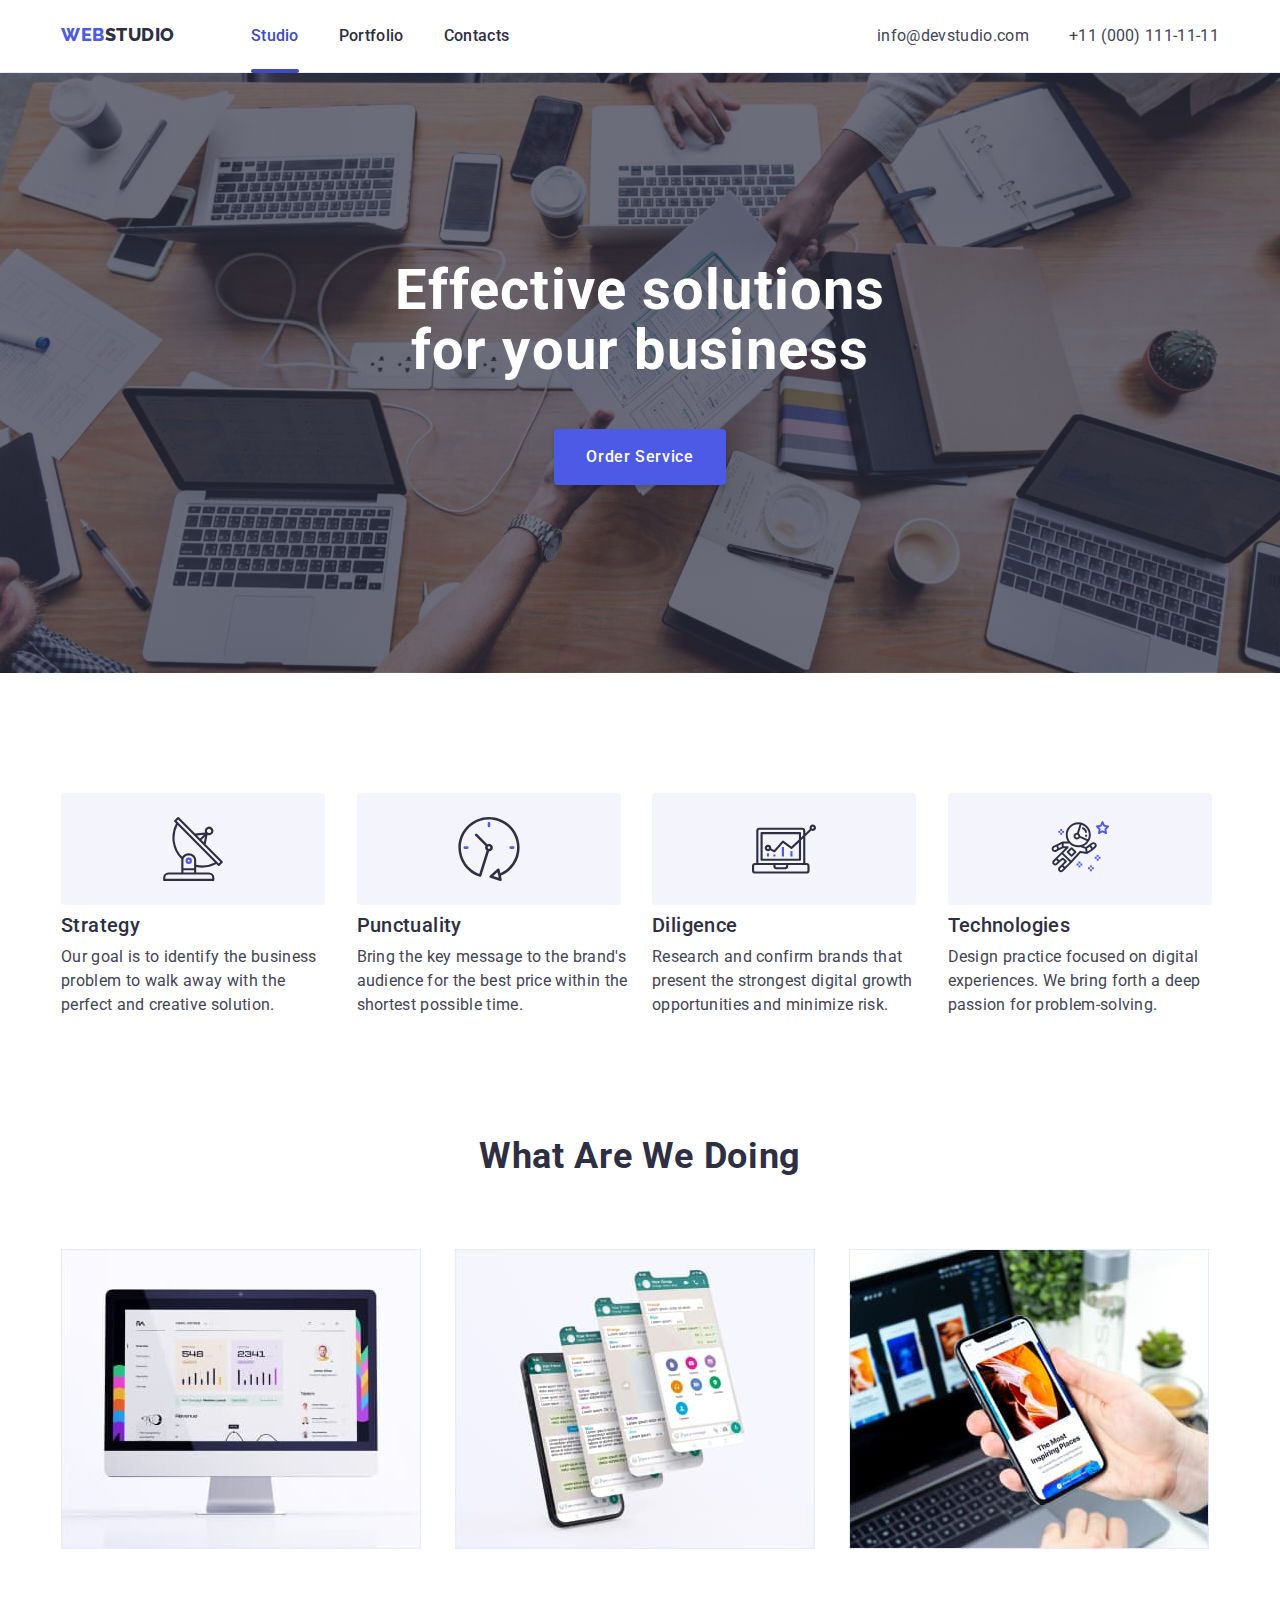
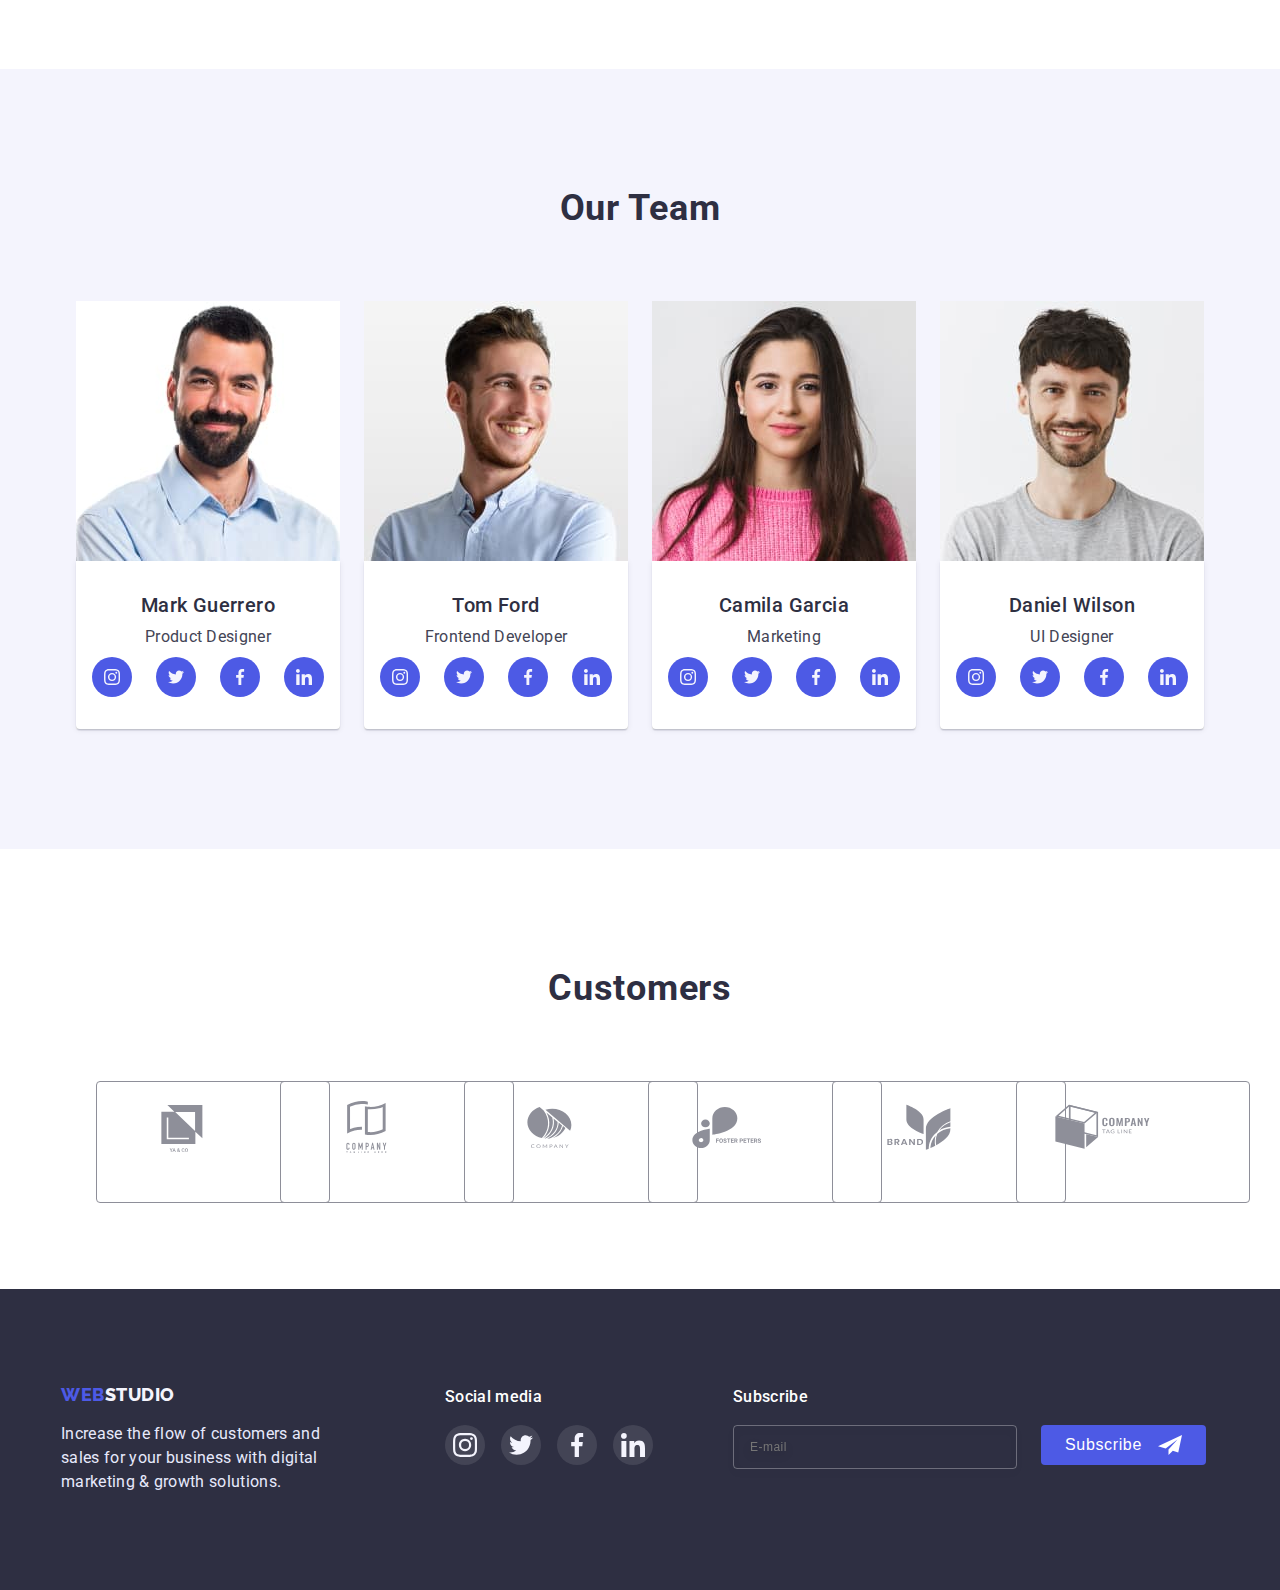
<file: index.html>
<!DOCTYPE html>
<html lang="en">
<head>
    <meta charset="UTF-8">
    <meta http-equiv="X-UA-Compatible" content="IE=edge">
    <meta name="viewport" content="width=device-width, initial-scale=1.0">
    <title>WebStudio</title>
    <link rel="preconnect" href="https://fonts.googleapis.com">
    <link rel="preconnect" href="https://fonts.gstatic.com" crossorigin>
    <link href="https://fonts.googleapis.com/css2?family=Raleway:wght@800&family=Roboto:wght@400;500;700;900&display=swap" rel="stylesheet">
    <link rel="stylesheet" href="https://cdnjs.cloudflare.com/ajax/libs/modern-normalize/1.1.0/modern-normalize.min.css" 
    integrity="sha512-wpPYUAdjBVSE4KJnH1VR1HeZfpl1ub8YT/NKx4PuQ5NmX2tKuGu6U/JRp5y+Y8XG2tV+wKQpNHVUX03MfMFn9Q==" 
    crossorigin="anonymous" 
    referrerpolicy="no-referrer">
    <link rel="stylesheet" href="./css/styles.css">
    <link rel="stylesheet" href="./css/mobile.css">
    <link rel="stylesheet" href="./css/tablet.css">
    <link rel="stylesheet" href="./css/desktop.css">
</head>
<body>
    <header class="header">
        <div class="container header-container">
    <nav class="header-navigation">
        <a href="./index.html" class="header-logo link">Web<span class="header-logo-part">Studio</span></a>
        <ul class="header-list list">
            <li class="header-item"><a href="./index.html" class="header-link link current regular-text">Studio</a></li>
            <li class="header-item"><a href="./portfolio.html" class="header-link link">Portfolio</a></li>
            <li class="header-item"><a href="#" class="header-link link">Contacts</a></li>
        </ul>
    </nav>
    <address class="address">
        <ul class="header-list contact-list list">
            <li><a href="mailto:info@devstudio.com" class="header-mail link">info@devstudio.com</a></li>
            <li><a href="tel:+110001111111" class="header-tel link">+11 (000) 111-11-11</a></li>
        </ul>
    </address>
    <button class="mob-menu-open js-open-menu" type="button"><svg width="32px" height="22px">
            <use href="./images/icons.svg#icon-icon-menu"></use>
        </svg></button>
    </div>
    <div class="mob-menu menu-container js-menu-container">
                <button class="mob-menu-close-btn js-close-menu"><svg class="mob-menu-close-icon" width="8px" height="8px">
                    <use href="./images/icons.svg#icon-close-black-mob"></use>
                </svg></button>
                <ul class="mob-menu-list list">
                    <li><a class="mob-menu-link link" href="./index.html">Studio</a></li>
                    <li><a class="mob-menu-link link" href="./portfolio.html">Portfolio</a></li>
                    <li><a class="mob-menu-link link" href="#">Contacts</a></li>
                </ul>
            <div class="address-soc-list">
                <address>
                <ul class=" address-list list">
                    <li><a class="phone-number-mob link" href="tel:+110001111111">+11 (000) 111-11-11</a></li>
                    <li><a class="mail-post-mob link" href="mailto:info@devstudio.com" >info@devstudio.com</a></li>
                </ul>
                </address>
                <ul class="soc-mobile list">
                <li class="social-item"><a href="#" class="social-link"><svg class="social-icon" width="24px" height="24px">
                    <use href="./images/icons.svg#icon-instagram1"></use>
                </svg></a></li>
                <li class="social-item"><a href="#" class="social-link"><svg class="social-icon" width="24px" height="24px">
                    <use href="./images/icons.svg#icon-twitter1"></use>
                </svg></a></li>
                <li class="social-item"><a href="#" class="social-link"><svg class="social-icon" width="24px" height="24px">
                    <use href="./images/icons.svg#icon-facebook1" ></use>
                </svg></a></li>
                <li class="social-item"><a href="#" class="social-link"><svg class="social-icon" width="24px" height="24px">
                    <use href="./images/icons.svg#icon-linkedin1"></use>
                </svg></a></li>
            </ul>
            </div>
            </div>
    </header>
    <main>
    <section class="hero section-1">
        <div class="container">
        <h1 class="hero-title">Effective solutions for your business</h1>
        <button type="button" class="hero-btn" data-modal-open>Order Service</button>
        </div>
    </section>
    <section class="menu section">
        <div class="container">
        <h2 class="visually-hidden">Feature</h2>
        <ul class="menu-list list">
            <li class="menu-item">
                <div class="menu-icon-box">
                        <svg class="menu-icon" width="64" height="64">
                            <use href="./images/icons.svg#icon-antenna"></use>
                        </svg>
                </div>
                <h3 class="menu-title">Strategy</h3>
                <p class="menu-text">Our goal is to identify the business problem to walk away with the perfect and creative solution. </p>
            </li>
            <li class="menu-item">
                <div class="menu-icon-box">
                        <svg class="menu-icon" width="64" height="64">
                            <use href="./images/icons.svg#icon-clock"></use>
                        </svg>
                    </div>
                <h3 class="menu-title">Punctuality</h3>
                <p class="menu-text">Bring the key message to the brand's audience for the best price within the shortest possible time.</p>
            </li>
            <li class="menu-item">
                <div class="menu-icon-box">
                        <svg class="menu-icon" width="64" height="64">
                            <use href="./images/icons.svg#icon-diagram"></use>
                        </svg>
                    </div>
                <h3 class="menu-title">Diligence</h3>
                <p class="menu-text">Research and confirm brands that present the strongest digital growth opportunities and minimize risk.</p>
            </li>
            <li class="menu-item">
                <div class="menu-icon-box">
                        <svg class="menu-icon" width="64" height="64">
                            <use href="./images/icons.svg#icon-astronaut"></use>
                        </svg>
                    </div>
                <h3 class="menu-title">Technologies</h3>
                <p class="menu-text">Design practice focused on digital experiences. We bring forth a deep passion for problem-solving.</p>
            </li>
        </ul>
        </div>
    </section>
    <section class="mobile">
        <div class="container">
        <h2 class="mobile-title">What are we doing</h2>
        <ul class="mobile-list list">
            <li class="mobile-item"><img src="./images/img1.jpg" alt="monitor" width="360" height="300"></li>
            <li class="mobile-item"><img src="./images/img2.jpg" alt="phone" width="360" height="300"></li>
            <li class="mobile-item"><img src="./images/img3.jpg" alt="laptop" width="360" height="300"></li>
        </ul>
        </div>
    </section>
    <section class="team section">
        <div class="container">
        <h2 class="team-title">Our Team</h2>
        <ul class="team-list list">
            <li class="team-card">
                <img src="./images/imgMark.jpg" alt="Mark" width="264" height="260">
                <div class="team-border">
                <h3 class="team-name">Mark Guerrero</h3>
                <p class="team-text">Product Designer</p>
                <ul class="team-media-list list">
                    <li class="team-media-item"><a href="" class="team-media-link link">
                        <svg class="team-media-icon" width="16" height="16">
                            <use href="./images/icons.svg#icon-instagram1"></use>
                        </svg>
                    </a></li>
                    <li class="team-media-item"><a href="" class="team-media-link link">
                        <svg class="team-media-icon" width="16" height="16">
                            <use href="./images/icons.svg#icon-twitter1"></use>
                        </svg>
                    </a></li>
                    <li class="team-media-item"><a href="" class="team-media-link link">
                        <svg class="team-media-icon" width="16" height="16">
                            <use href="./images/icons.svg#icon-facebook1"></use>
                        </svg>
                    </a></li>
                    <li class="team-media-item"><a href="" class="team-media-link link">
                        <svg class="team-media-icon" width="16" height="16">
                            <use href="./images/icons.svg#icon-linkedin1"></use>
                        </svg>
                    </a></li>
                </ul>
                </div>
            </li>
            <li class="team-card">
                <img src="./images/imgTom.jpg" alt="Tom" width="264" height="260">
                <div class="team-border">
                <h3 class="team-name">Tom Ford</h3>
                <p class="team-text">Frontend Developer</p>
                <ul class="team-media-list list">
                    <li class="team-media-item"><a href="" class="team-media-link link">
                        <svg class="team-media-icon" width="16" height="16">
                            <use href="./images/icons.svg#icon-instagram1"></use>
                        </svg>
                    </a></li>
                    <li class="team-media-item"><a href="" class="team-media-link link">
                        <svg class="team-media-icon" width="16" height="16">
                            <use href="./images/icons.svg#icon-twitter1"></use>
                        </svg>
                    </a></li>
                    <li class="team-media-item"><a href="" class="team-media-link link">
                        <svg class="team-media-icon" width="16" height="16">
                            <use href="./images/icons.svg#icon-facebook1"></use>
                        </svg>
                    </a></li>
                    <li class="team-media-item"><a href="" class="team-media-link link">
                        <svg class="team-media-icon" width="16" height="16">
                            <use href="./images/icons.svg#icon-linkedin1"></use>
                        </svg>
                    </a></li>
                </ul>
                </div>
            </li>
            <li class="team-card">
                <img src="./images/imgCamila.jpg" alt="Camila" width="264" height="260">
                <div class="team-border">
                <h3 class="team-name">Camila Garcia</h3>
                <p class="team-text">Marketing</p>
                <ul class="team-media-list list">
                    <li class="team-media-item"><a href="" class="team-media-link link">
                        <svg class="team-media-icon" width="16" height="16">
                            <use href="./images/icons.svg#icon-instagram1"></use>
                        </svg>
                    </a></li>
                    <li class="team-media-item"><a href="" class="team-media-link link">
                        <svg class="team-media-icon" width="16" height="16">
                            <use href="./images/icons.svg#icon-twitter1"></use>
                        </svg>
                    </a></li>
                    <li class="team-media-item"><a href="" class="team-media-link link">
                        <svg class="team-media-icon" width="16" height="16">
                            <use href="./images/icons.svg#icon-facebook1"></use>
                        </svg>
                    </a></li>
                    <li class="team-media-item"><a href="" class="team-media-link link">
                        <svg class="team-media-icon" width="16" height="16">
                            <use href="./images/icons.svg#icon-linkedin1"></use>
                        </svg>
                    </a></li>
                </ul>
                </div>
            </li>
            <li class="team-card">
                <img src="./images/imgDaniel.jpg" alt="Daniel" width="264" height="260">
                <div class="team-border">
                <h3 class="team-name">Daniel Wilson</h3>
                <p class="team-text">UI Designer</p>
                <ul class="team-media-list list">
                    <li class="team-media-item"><a href="" class="team-media-link link">
                        <svg class="team-media-icon" width="16" height="16">
                            <use href="./images/icons.svg#icon-instagram1"></use>
                        </svg>
                    </a></li>
                    <li class="team-media-item"><a href="" class="team-media-link link">
                        <svg class="team-media-icon" width="16" height="16">
                            <use href="./images/icons.svg#icon-twitter1"></use>
                        </svg>
                    </a></li>
                    <li class="team-media-item"><a href="" class="team-media-link link">
                        <svg class="team-media-icon" width="16" height="16">
                            <use href="./images/icons.svg#icon-facebook1"></use>
                        </svg>
                    </a></li>
                    <li class="team-media-item"><a href="" class="team-media-link link">
                        <svg class="team-media-icon" width="16" height="16">
                            <use href="./images/icons.svg#icon-linkedin1"></use>
                        </svg>
                    </a></li>
                </ul>
                </div>
            </li>
        </ul>
        </div>
    </section>
    <section class="customers">
        <div class="container">
            <h2 class="customers-title">Customers</h2>
                <ul class="customers-list list">
                    <li class="customers-logo-box">
                        <a href="#" class="customers-link link">
                        <svg class="customers-logo" width="104" height="56">
                            <use href="./images/icons.svg#icon-client1"></use>
                        </svg>
                    </a>
                    </li>
                    <li class="customers-logo-box">
                        <a href="#" class="customers-link link">
                        <svg class="customers-logo" width="104" height="56">
                            <use href="./images/icons.svg#icon-client2"></use>
                        </svg>
                    </a></li>
                    <li class="customers-logo-box">
                        <a href="#" class="customers-link link">
                        <svg class="customers-logo" width="104" height="56">
                            <use href="./images/icons.svg#icon-client3"></use>
                        </svg>
                    </a></li>
                    <li class="customers-logo-box">
                        <a href="#" class="customers-link link">
                        <svg class="customers-logo" width="104" height="56">
                            <use href="./images/icons.svg#icon-client4"></use>
                        </svg>
                    </a></li>
                    <li class="customers-logo-box">
                        <a href="#" class="customers-link link">
                        <svg class="customers-logo" width="104" height="56">
                            <use href="./images/icons.svg#icon-client5"></use>
                        </svg>
                    </a></li>
                    <li class="customers-logo-box">
                        <a href="#" class="customers-link link">
                        <svg class="customers-logo" width="104" height="56">
                            <use href="./images/icons.svg#icon-client6"></use>
                        </svg>
                    </a></li>
                </ul>
        </div>
    </section>
    </main>
    <footer class="footer">
        <div class="container footer-container">
        <div class="footer-content">
    <a href="./index.html" class="footer-logo link">Web<span class="footer-logo-part">Studio</span></a>
    <p class="footer-text">Increase the flow of customers and sales for your business with digital marketing & growth solutions.</p>
    </div>
    <div class="footer-content-neighbor">
        <h3 class="footer-title">Social media</h3>
        <ul class="footer-media-list list">
            <li class="footer-media-item"><a href="#" class="footer-media-link link">
                <svg class="footer-media-icon" width="24" height="24">
                    <use href="./images/icons.svg#icon-instagram1"></use>
                </svg>
            </a></li>
            <li class="footer-media-item"><a href="#" class="footer-media-link link">
                <svg class="footer-media-icon" width="24" height="24">
                    <use href="./images/icons.svg#icon-twitter1"></use>
                </svg>
            </a></li>
            <li class="footer-media-item"><a href="#" class="footer-media-link link">
                <svg class="footer-media-icon" width="24" height="24">
                    <use href="./images/icons.svg#icon-facebook1"></use>
                </svg>
            </a></li>
            <li class="footer-media-item"><a href="#" class="footer-media-link link">
                <svg class="footer-media-icon" width="24" height="24">
                    <use href="./images/icons.svg#icon-linkedin1"></use>
                </svg>
            </a></li>
        </ul>
    </div>
    <div class="footer-subscribe">
        <p class="footer-input-title">Subscribe</p>
        <form class="subscribe-form">
                <label>
                    <input type="email" class="footer-input" name="Email" placeholder="E-mail" required>
                </label>
                <div class="footer-submit">
                <button class="footer-btn" type="submit">Subscribe
                    <svg class="footer-subscribe-icon" width="24" height="24">
                        <use href="./images/icons.svg#icon-footer-sb-icon"></use>
                    </svg>
                </button>
            </div>
        </form>
    </div>
    </div>
    </footer>
    <div class="backdrop is-hidden" data-modal>
        <div class="modal">
            <button class="modal-close" data-modal-close type="button">
                <svg class="modal-close-icon" width="8" height="8">
                    <use href="./images/icons.svg#icon-modal-btn-close"></use>
                </svg>
            </button>
            <p class="modal-title">Leave your contacts and we will call you back</p>
            <form class="modal-form">
            <div class="modal-field">
                <label class="input-text" for="user-name">Name</label>
                <div class="input-wrap">
            <input type="text" class="modal-input" id="user-name" name="user-name">
            <svg class="modal-icon" width="18" height="18">
                <use href="./images/icons.svg#icon-person"></use>
            </svg>
            </div>
            </div>
                <div class="modal-field">
                <label class="input-text" for="user-phone">Phone</label>
                <div class="input-wrap">
            <input type="tel" class="modal-input" id="user-phone" name="user-phone">
            <svg class="modal-icon" width="18" height="24">
                <use href="./images/icons.svg#icon-phone"></use>
            </svg>
            </div>
            </div>
            <div class="modal-field">
                <label class="input-text" for="user-email">Email</label>
                <div class="input-wrap">
            <input type="email" class="modal-input" id="user-email" name="user-email">
            <svg class="modal-icon" width="18" height="24">
                <use href="./images/icons.svg#icon-email"></use>
            </svg>
            </div>
            </div>
            <div class="modal-field">
                <label class="input-text" for="user-text">Comment</label>
                <textarea class="modal-msg" name="user-text" id="user-text" placeholder="Text input"></textarea>
            </div>
            <div class="modal-field">
                <input type="checkbox" id="policy" value="true" class="input-checkbox visually-hidden" required>
                <label for="policy" class="check-text">I accept the terms and conditions of the <a class="link-policy" href="#">Privacy Policy</a></label>
            </div>
            <button type="submit" class="modal-btn">Send</button>
            </form>
        </div>
    </div>
    <script src="./js/modal.js"></script>
    <script src="./js/mobile-menu.js"></script>
</body>
</html>
</file>
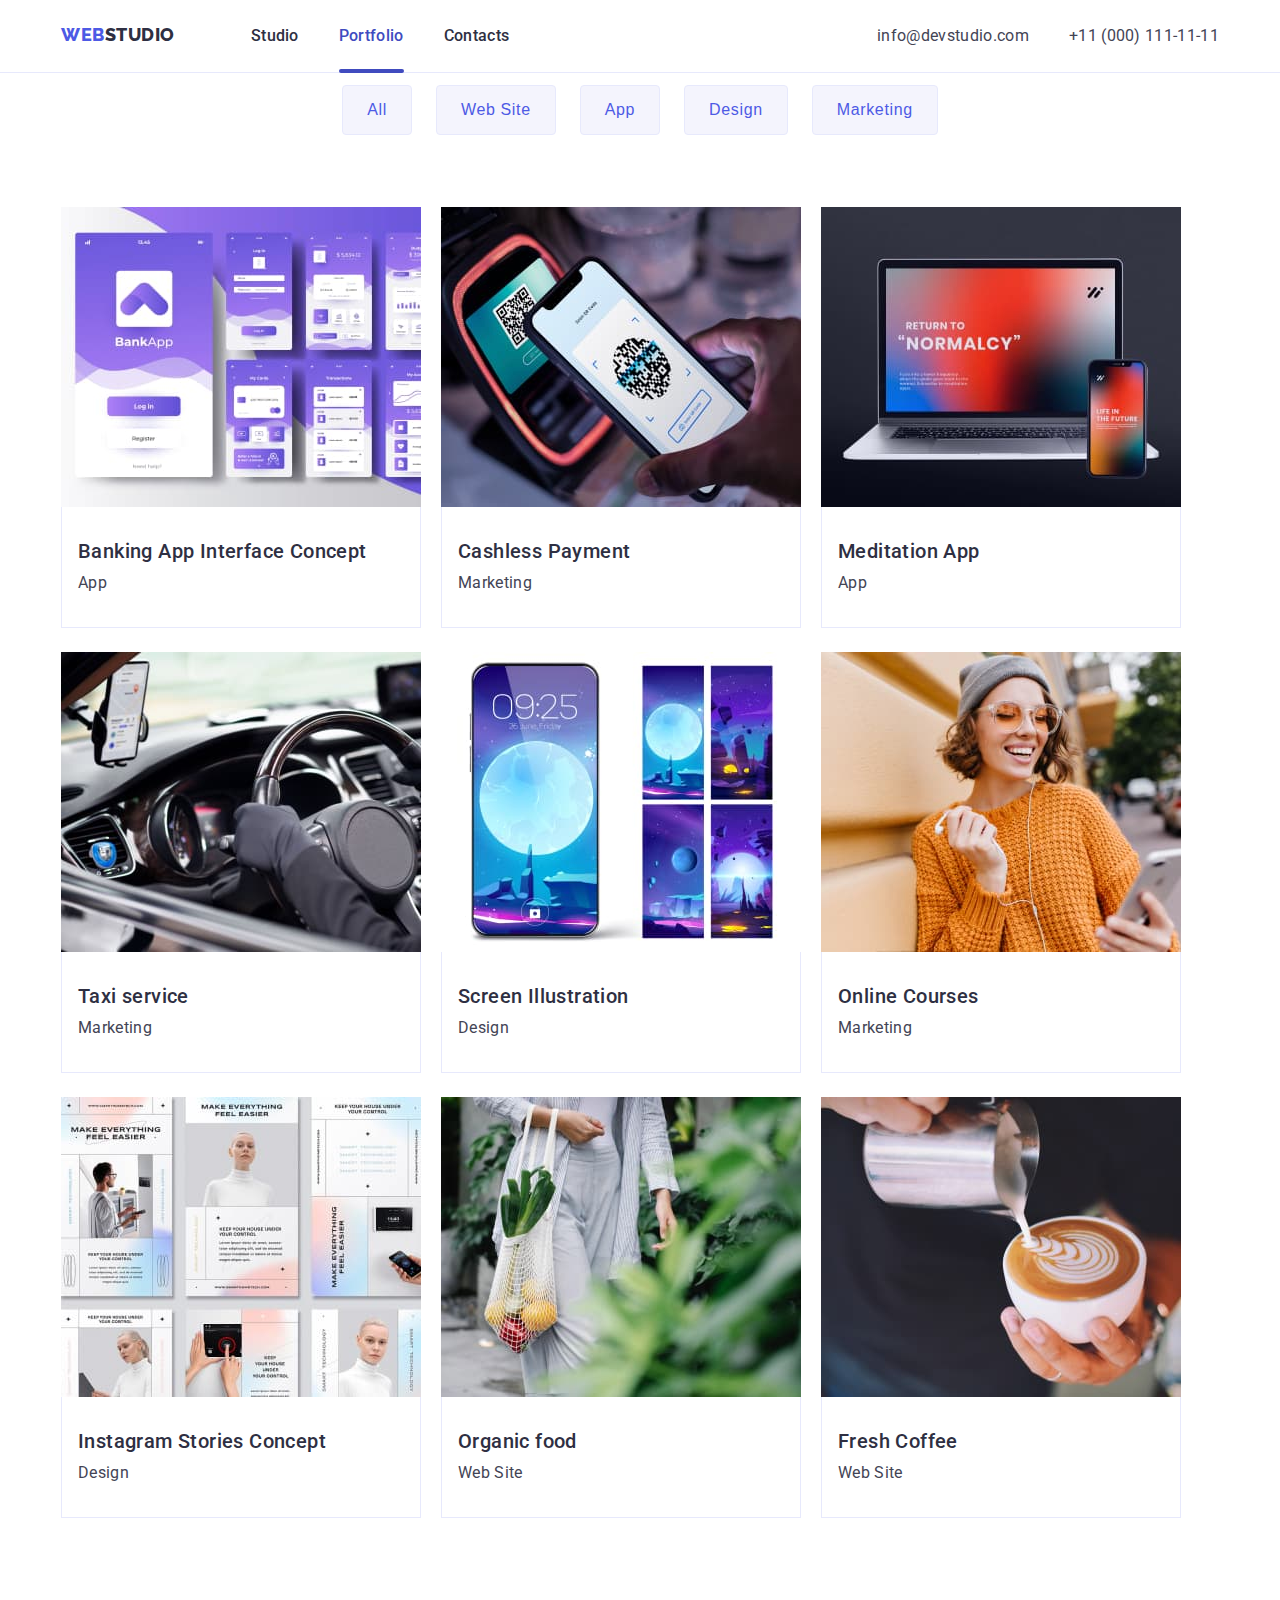
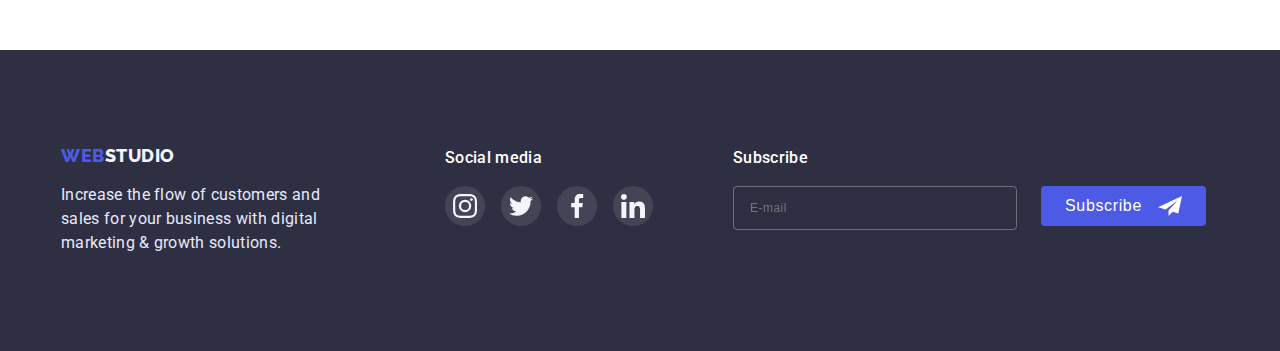
<file: portfolio.html>
<!DOCTYPE html>
<html lang="en">
<head>
    <meta charset="UTF-8">
    <meta http-equiv="X-UA-Compatible" content="IE=edge">
    <meta name="viewport" content="width=device-width, initial-scale=1.0">
    <title>WebStudio</title>
    <link rel="preconnect" href="https://fonts.googleapis.com">
    <link rel="preconnect" href="https://fonts.gstatic.com" crossorigin>
    <link href="https://fonts.googleapis.com/css2?family=Raleway:wght@800&family=Roboto:wght@400;500;700;900&display=swap" rel="stylesheet">
    <link rel="stylesheet" href="https://cdnjs.cloudflare.com/ajax/libs/modern-normalize/1.1.0/modern-normalize.min.css" 
    integrity="sha512-wpPYUAdjBVSE4KJnH1VR1HeZfpl1ub8YT/NKx4PuQ5NmX2tKuGu6U/JRp5y+Y8XG2tV+wKQpNHVUX03MfMFn9Q==" 
    crossorigin="anonymous" 
    referrerpolicy="no-referrer">
    <link rel="stylesheet" href="./css/styles.css">
    <link rel="stylesheet" href="./css/mobile.css">
    <link rel="stylesheet" href="./css/tablet.css">
    <link rel="stylesheet" href="./css/desktop.css">
</head>
<body>
    <header class="header">
        <div class="container header-container">
    <nav class="header-navigation">
        <a href="./index.html" class="header-logo link">Web<span class="header-logo-part">Studio</span></a>
        <ul class="header-list list">
            <li class="header-item"><a href="./index.html" class="header-link link">Studio</a></li>
            <li class="header-item"><a href="./portfolio.html" class="header-link link current regular-text">Portfolio</a></li>
            <li class="header-item"><a href="#" class="header-link link">Contacts</a></li>
        </ul>
    </nav>
    <address>
        <ul class="header-list list">
            <li><a href="mailto:info@devstudio.com" class="header-mail link">info@devstudio.com</a></li>
            <li><a href="tel:+110001111111" class="header-tel link">+11 (000) 111-11-11</a></li>
        </ul>
    </address>
    <button class="mob-menu-open js-open-menu" type="button"><svg width="32px" height="22px">
            <use href="./images/icons.svg#icon-icon-menu"></use>
        </svg></button>
    </div>
    <div class="mob-menu menu-container js-menu-container">
                <button class="mob-menu-close-btn js-close-menu"><svg class="mob-menu-close-icon" width="8px" height="8px">
                    <use href="./images/icons.svg#icon-close-black-mob"></use>
                </svg></button>
                <ul class="mob-menu-list list">
                    <li><a class="mob-menu-link link" href="./index.html">Studio</a></li>
                    <li><a class="mob-menu-link link" href="./portfolio.html">Portfolio</a></li>
                    <li><a class="mob-menu-link link" href="#">Contacts</a></li>
                </ul>
            <div class="address-soc-list">
                <address>
                <ul class=" address-list list">
                    <li><a class="phone-number-mob link" href="tel:+110001111111">+11 (000) 111-11-11</a></li>
                    <li><a class="mail-post-mob link" href="mailto:info@devstudio.com" >info@devstudio.com</a></li>
                </ul>
                </address>
                <ul class="soc-mobile list">
                <li class="social-item"><a href="#" class="social-link"><svg class="social-icon" width="24px" height="24px">
                    <use href="./images/icons.svg#icon-instagram1"></use>
                </svg></a></li>
                <li class="social-item"><a href="#" class="social-link"><svg class="social-icon" width="24px" height="24px">
                    <use href="./images/icons.svg#icon-twitter1"></use>
                </svg></a></li>
                <li class="social-item"><a href="#" class="social-link"><svg class="social-icon" width="24px" height="24px">
                    <use href="./images/icons.svg#icon-facebook1" ></use>
                </svg></a></li>
                <li class="social-item"><a href="#" class="social-link"><svg class="social-icon" width="24px" height="24px">
                    <use href="./images/icons.svg#icon-linkedin1"></use>
                </svg></a></li>
            </ul>
            </div>
            </div>    
    </header> 
    <main>
    <section class="button section-list">
        <div class="container">
        <h1 class="button-title">Buttons</h1>
        <ul class="button-list list">
            <li class="button-item"><button type="button" class="button-text">All</button></li>
            <li class="button-item"><button type="button" class="button-text">Web Site</button></li>
            <li class="button-item"><button type="button" class="button-text">App</button></li>
            <li class="button-item"><button type="button" class="button-text">Design</button></li>
            <li class="button-item"><button type="button" class="button-text">Marketing</button></li>
        </ul>
        <ul class="portfolio-list list section-portfolio">
            <li class="portfolio-card">
                <a href="#" class="portfolio-card-link link">
                <div class="portfolio-top-wrap">
                <img src="./images/bankapp.jpeg" alt="banking-app" width="360">
                <p class="portfolio-text-top">14 Stylish and User-Friendly App Design Concepts · Task Manager App · Calorie Tracker App · Exotic Fruit Ecommerce App · Cloud Storage App</p>
                </div>
                <div class="portfolio-border">
                <h3 class="portfolio-suptitle">Banking App Interface Concept</h3>
                <p class="portfolio-text">App</p>
                </div>
                </a>
            </li>
            <li class="portfolio-card">
                <a href="#" class="portfolio-card-link link">
                <div class="portfolio-top-wrap">
                <img src="./images/payment.jpeg" alt="cashless-payment" width="360">
                <p class="portfolio-text-top">14 Stylish and User-Friendly App Design Concepts · Task Manager App · Calorie Tracker App · Exotic Fruit Ecommerce App · Cloud Storage App</p>
                </div>
                <div class="portfolio-border">
                <h3 class="portfolio-suptitle">Cashless Payment</h3>
                <p class="portfolio-text">Marketing</p>
                </div>
                </a>
            </li>
            <li class="portfolio-card">
                <a href="#" class="portfolio-card-link link">
                <div class="portfolio-top-wrap">
                <img src="./images/comp.jpeg" alt="meditation-app" width="360">
                <p class="portfolio-text-top">14 Stylish and User-Friendly App Design Concepts · Task Manager App · Calorie Tracker App · Exotic Fruit Ecommerce App · Cloud Storage App</p>
                </div>
                <div class="portfolio-border">
                <h3 class="portfolio-suptitle">Meditation App</h3>
                <p class="portfolio-text">App</p>
                </div>
                </a>
            </li>
            <li class="portfolio-card">
                <a href="#" class="portfolio-card-link link">
                <div class="portfolio-top-wrap">
                <img src="./images/taxi-service.jpeg" alt="taxi-service" width="360">
                <p class="portfolio-text-top">14 Stylish and User-Friendly App Design Concepts · Task Manager App · Calorie Tracker App · Exotic Fruit Ecommerce App · Cloud Storage App</p>
                </div>
                <div class="portfolio-border">
                <h3 class="portfolio-suptitle">Taxi service</h3>
                <p class="portfolio-text">Marketing</p>
                </div>
                </a>
            </li>
            <li class="portfolio-card">
                <a href="#" class="portfolio-card-link link">
                <div class="portfolio-top-wrap">
                <img src="./images/illustration.jpeg" alt="screen-illustration" width="360">
                <p class="portfolio-text-top">14 Stylish and User-Friendly App Design Concepts · Task Manager App · Calorie Tracker App · Exotic Fruit Ecommerce App · Cloud Storage App</p>
                </div>
                <div class="portfolio-border">
                <h3 class="portfolio-suptitle">Screen Illustration</h3>
                <p class="portfolio-text">Design</p>
                </div>
                </a>
            </li>
            <li class="portfolio-card">
                <a href="#" class="portfolio-card-link link">
                <div class="portfolio-top-wrap">
                <img src="./images/online-courses.jpeg" alt="online-courses" width="360">
                <p class="portfolio-text-top">14 Stylish and User-Friendly App Design Concepts · Task Manager App · Calorie Tracker App · Exotic Fruit Ecommerce App · Cloud Storage App</p>
                </div>
                <div class="portfolio-border">
                <h3 class="portfolio-suptitle">Online Courses</h3>
                <p class="portfolio-text">Marketing</p>
                </div>
                </a>
            </li>
            <li class="portfolio-card">
                <a href="#" class="portfolio-card-link link">
                <div class="portfolio-top-wrap">
                <img src="./images/instagram-stories.jpeg" alt="inatagram-stories" width="360">
                <p class="portfolio-text-top">14 Stylish and User-Friendly App Design Concepts · Task Manager App · Calorie Tracker App · Exotic Fruit Ecommerce App · Cloud Storage App</p>
                </div>
                <div class="portfolio-border">
                <h3 class="portfolio-suptitle">Instagram Stories Concept</h3>
                <p class="portfolio-text">Design</p>
                </div>
                </a>
            </li>
            <li class="portfolio-card">
                <a href="#" class="portfolio-card-link link">
                <div class="portfolio-top-wrap">
                <img src="./images/organic-food.jpeg" alt="organic-food" width="360">
                <p class="portfolio-text-top">14 Stylish and User-Friendly App Design Concepts · Task Manager App · Calorie Tracker App · Exotic Fruit Ecommerce App · Cloud Storage App</p>
                </div>
                <div class="portfolio-border">
                <h3 class="portfolio-suptitle">Organic food</h3>
                <p class="portfolio-text">Web Site</p>
                </div>
                </a>
            </li>
            <li class="portfolio-card">
                <a href="#" class="portfolio-card-link link">
                <div class="portfolio-top-wrap">
                <img src="./images/coffee.jpeg" alt="fresh-coffee" width="360">
                <p class="portfolio-text-top">14 Stylish and User-Friendly App Design Concepts · Task Manager App · Calorie Tracker App · Exotic Fruit Ecommerce App · Cloud Storage App</p>
                </div>
                <div class="portfolio-border">
                <h3 class="portfolio-suptitle">Fresh Coffee</h3>
                <p class="portfolio-text">Web Site</p>
                </div>
                </a>
            </li>
        </ul>
        </div>
    </section>
    </main>
    <footer class="footer">
    <div class="container footer-container">
    <div class="footer-content">
    <a href="./index.html" class="footer-logo link">Web<span class="footer-logo-part">Studio</span></a>
    <p class="footer-text">Increase the flow of customers and sales for your business with digital marketing & growth solutions.</p>
    </div>
    <div class="footer-content-neighbor">
        <h3 class="footer-title">Social media</h3>
        <ul class="footer-media-list list">
            <li class="footer-media-item"><a href="#" class="footer-media-link link">
                <svg class="footer-media-icon" width="24" height="24">
                    <use href="./images/icons.svg#icon-instagram1"></use>
                </svg>
            </a></li>
            <li class="footer-media-item"><a href="#" class="footer-media-link link">
                <svg class="footer-media-icon" width="24" height="24">
                    <use href="./images/icons.svg#icon-twitter1"></use>
                </svg>
            </a></li>
            <li class="footer-media-item"><a href="#" class="footer-media-link link">
                <svg class="footer-media-icon" width="24" height="24">
                    <use href="./images/icons.svg#icon-facebook1"></use>
                </svg>
            </a></li>
            <li class="footer-media-item"><a href="#" class="footer-media-link link">
                <svg class="footer-media-icon" width="24" height="24">
                    <use href="./images/icons.svg#icon-linkedin1"></use>
                </svg>
            </a></li>
        </ul>
    </div>
    <div class="footer-subscribe">
        <p class="footer-input-title">Subscribe</p>
        <form class="subscribe-form">
                <label>
                    <input type="email" class="footer-input" name="Email" placeholder="E-mail" required>
                </label>
                <div class="footer-submit">
                <button class="footer-btn" type="submit">Subscribe
                    <svg class="footer-subscribe-icon" width="24" height="24">
                        <use href="./images/icons.svg#icon-footer-sb-icon"></use>
                    </svg>
                </button>
            </div>
        </form>
    </div>
    </div>
    </footer>
</body>
</html>
</file>
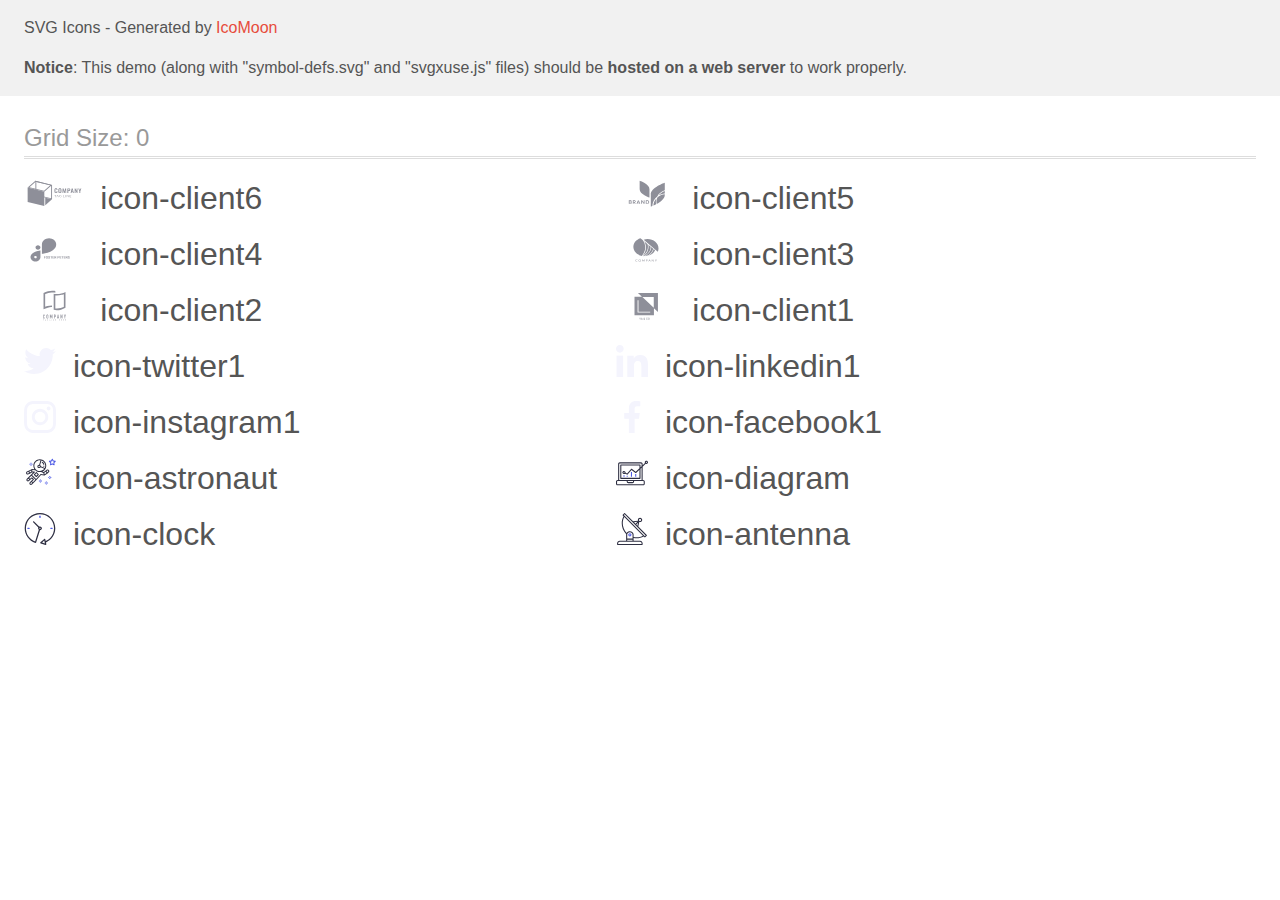
<file: images/icomoon/demo-external-svg.html>
<!doctype html>
<html>
<head>
    <title>IcoMoon - SVG Icons</title>
    <meta charset="utf-8">
    <meta name="viewport" content="width=device-width, initial-scale=1">
    <link rel="stylesheet" href="demo-files/demo.css">
    <link rel="stylesheet" href="style.css">
</head>
<body>
<header class="bgc1 clearfix">
<div class="mhl">
    <p>SVG Icons - Generated by <a href="https://icomoon.io/app">IcoMoon</a></p><p><strong>Notice</strong>: This demo (along with "symbol-defs.svg" and "svgxuse.js" files) should be <b>hosted on a web server</b> to work properly.</p>
</div>
</header>
    <div class="clearfix mhl ptl">
        <h1 class="mvm mtn fgc1">Grid Size: 0</h1>
        <div class="glyph fs1">
            <div class="clearfix pbs">
                <svg class="icon icon-client6"><use xlink:href="symbol-defs.svg#icon-client6"></use></svg><span class="name"> icon-client6</span>
            </div>
        </div>
        <div class="glyph fs1">
            <div class="clearfix pbs">
                <svg class="icon icon-client5"><use xlink:href="symbol-defs.svg#icon-client5"></use></svg><span class="name"> icon-client5</span>
            </div>
        </div>
        <div class="glyph fs1">
            <div class="clearfix pbs">
                <svg class="icon icon-client4"><use xlink:href="symbol-defs.svg#icon-client4"></use></svg><span class="name"> icon-client4</span>
            </div>
        </div>
        <div class="glyph fs1">
            <div class="clearfix pbs">
                <svg class="icon icon-client3"><use xlink:href="symbol-defs.svg#icon-client3"></use></svg><span class="name"> icon-client3</span>
            </div>
        </div>
        <div class="glyph fs1">
            <div class="clearfix pbs">
                <svg class="icon icon-client2"><use xlink:href="symbol-defs.svg#icon-client2"></use></svg><span class="name"> icon-client2</span>
            </div>
        </div>
        <div class="glyph fs1">
            <div class="clearfix pbs">
                <svg class="icon icon-client1"><use xlink:href="symbol-defs.svg#icon-client1"></use></svg><span class="name"> icon-client1</span>
            </div>
        </div>
        <div class="glyph fs1">
            <div class="clearfix pbs">
                <svg class="icon icon-twitter1"><use xlink:href="symbol-defs.svg#icon-twitter1"></use></svg><span class="name"> icon-twitter1</span>
            </div>
        </div>
        <div class="glyph fs1">
            <div class="clearfix pbs">
                <svg class="icon icon-linkedin1"><use xlink:href="symbol-defs.svg#icon-linkedin1"></use></svg><span class="name"> icon-linkedin1</span>
            </div>
        </div>
        <div class="glyph fs1">
            <div class="clearfix pbs">
                <svg class="icon icon-instagram1"><use xlink:href="symbol-defs.svg#icon-instagram1"></use></svg><span class="name"> icon-instagram1</span>
            </div>
        </div>
        <div class="glyph fs1">
            <div class="clearfix pbs">
                <svg class="icon icon-facebook1"><use xlink:href="symbol-defs.svg#icon-facebook1"></use></svg><span class="name"> icon-facebook1</span>
            </div>
        </div>
        <div class="glyph fs1">
            <div class="clearfix pbs">
                <svg class="icon icon-astronaut"><use xlink:href="symbol-defs.svg#icon-astronaut"></use></svg><span class="name"> icon-astronaut</span>
            </div>
        </div>
        <div class="glyph fs1">
            <div class="clearfix pbs">
                <svg class="icon icon-diagram"><use xlink:href="symbol-defs.svg#icon-diagram"></use></svg><span class="name"> icon-diagram</span>
            </div>
        </div>
        <div class="glyph fs1">
            <div class="clearfix pbs">
                <svg class="icon icon-clock"><use xlink:href="symbol-defs.svg#icon-clock"></use></svg><span class="name"> icon-clock</span>
            </div>
        </div>
        <div class="glyph fs1">
            <div class="clearfix pbs">
                <svg class="icon icon-antenna"><use xlink:href="symbol-defs.svg#icon-antenna"></use></svg><span class="name"> icon-antenna</span>
            </div>
        </div>
  </div>
<script defer src="svgxuse.js"></script>
</body>
</html>
</file>
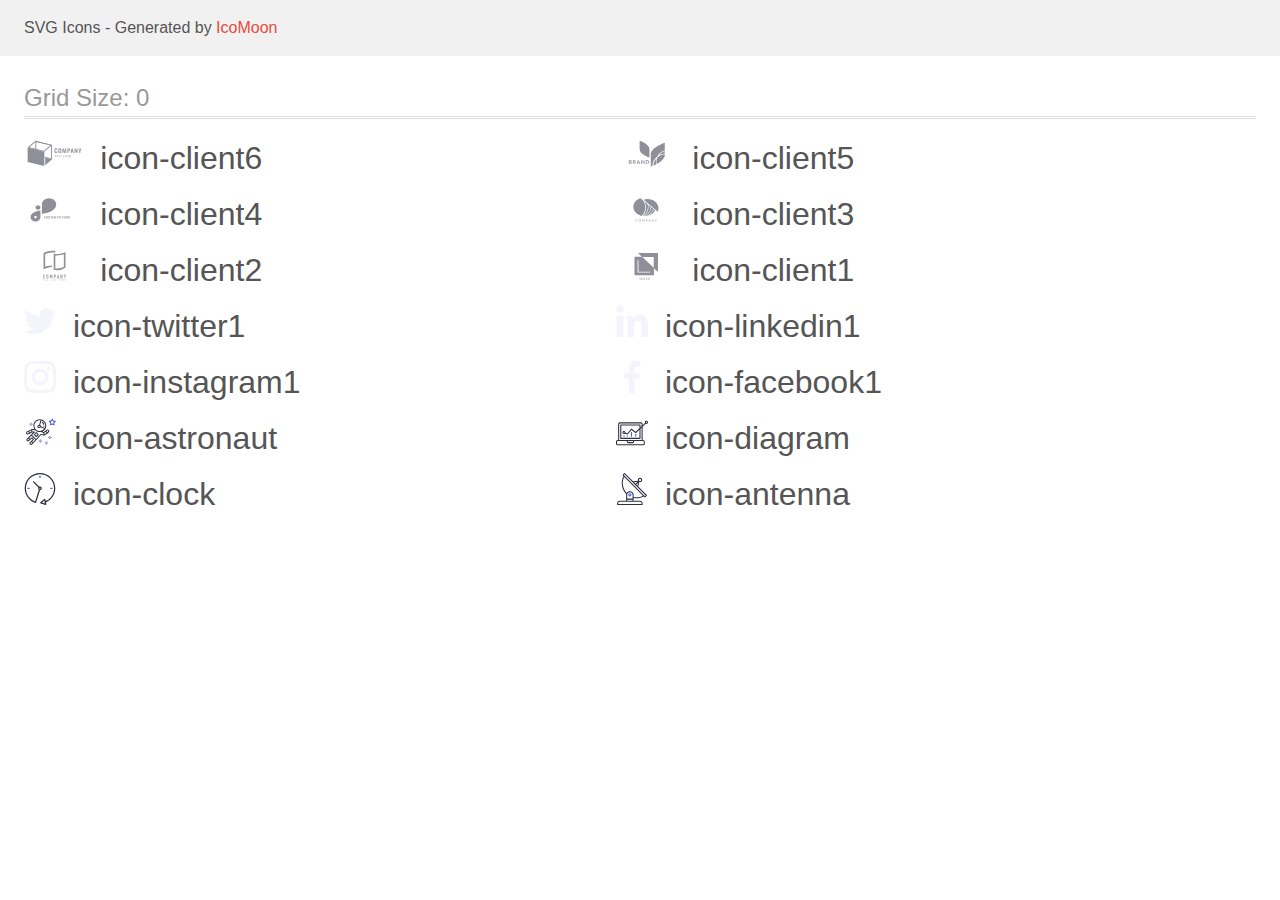
<file: images/icomoon/demo.html>
<!doctype html>
<html>
<head>
    <title>IcoMoon - SVG Icons</title>
    <meta charset="utf-8">
    <meta name="viewport" content="width=device-width, initial-scale=1">
    <link rel="stylesheet" href="demo-files/demo.css">
    <link rel="stylesheet" href="style.css">
</head>
<body>
<svg aria-hidden="true" style="position: absolute; width: 0; height: 0; overflow: hidden;" version="1.1" xmlns="http://www.w3.org/2000/svg" xmlns:xlink="http://www.w3.org/1999/xlink">
<defs>
<symbol id="icon-client6" viewBox="0 0 59 32">
<path fill="#8e8f99" style="fill: var(--color1, #8e8f99)" d="M30.588 15.682c-0.254-0.338-0.375-0.737-0.346-1.138v-1.65c0-0.506 0.115-0.89 0.344-1.153s0.624-0.394 1.183-0.393c0.525 0 0.898 0.112 1.119 0.336 0.24 0.286 0.358 0.635 0.331 0.987v0.388h-0.94v-0.393c0.003-0.129-0.006-0.257-0.027-0.384-0.014-0.087-0.061-0.168-0.134-0.228-0.096-0.066-0.218-0.097-0.34-0.089-0.129-0.008-0.256 0.025-0.358 0.094-0.082 0.067-0.136 0.156-0.156 0.252-0.027 0.135-0.039 0.271-0.037 0.408v2.003c-0.015 0.193 0.027 0.387 0.121 0.562 0.047 0.060 0.112 0.107 0.188 0.136s0.16 0.041 0.242 0.032c0.12 0.009 0.24-0.024 0.333-0.091 0.077-0.066 0.126-0.151 0.14-0.243 0.022-0.133 0.032-0.267 0.029-0.401v-0.406h0.94v0.371c0.026 0.367-0.088 0.732-0.325 1.038-0.216 0.245-0.584 0.368-1.125 0.368s-0.949-0.131-1.181-0.403z"></path>
<path fill="#8e8f99" style="fill: var(--color1, #8e8f99)" d="M34.501 15.699c-0.237-0.257-0.356-0.631-0.356-1.127v-1.736c0-0.49 0.119-0.861 0.356-1.113s0.634-0.377 1.191-0.376c0.553 0 0.947 0.125 1.185 0.376 0.237 0.252 0.358 0.623 0.358 1.113v1.736c0 0.49-0.121 0.866-0.362 1.125s-0.634 0.388-1.181 0.388-0.951-0.131-1.191-0.386zM36.129 15.282c0.085-0.161 0.124-0.337 0.113-0.514v-2.125c0.011-0.173-0.027-0.346-0.111-0.504-0.048-0.061-0.114-0.109-0.192-0.138s-0.164-0.040-0.248-0.030c-0.084-0.010-0.17 0-0.248 0.030s-0.145 0.077-0.193 0.138c-0.086 0.157-0.124 0.33-0.113 0.504v2.136c-0.012 0.177 0.027 0.353 0.113 0.514 0.055 0.054 0.122 0.098 0.198 0.127s0.158 0.045 0.242 0.045 0.166-0.015 0.242-0.045c0.076-0.030 0.143-0.073 0.198-0.127v-0.010z"></path>
<path fill="#8e8f99" style="fill: var(--color1, #8e8f99)" d="M38.364 11.398h1.012l0.761 3.203 0.778-3.203h0.984l0.099 4.623h-0.728l-0.078-3.213-0.751 3.213h-0.584l-0.778-3.225-0.072 3.225h-0.735l0.091-4.623z"></path>
<path fill="#8e8f99" style="fill: var(--color1, #8e8f99)" d="M43.133 11.398h1.576c0.908 0 1.362 0.438 1.362 1.313 0 0.838-0.478 1.257-1.434 1.256h-0.537v2.055h-0.973l0.006-4.623zM44.479 13.374c0.096 0.011 0.194 0.003 0.286-0.022s0.177-0.067 0.249-0.124c0.112-0.156 0.161-0.339 0.14-0.522 0.005-0.141-0.011-0.282-0.047-0.42-0.014-0.046-0.038-0.089-0.072-0.127s-0.075-0.069-0.123-0.093c-0.135-0.056-0.284-0.081-0.434-0.074h-0.377v1.382h0.377z"></path>
<path fill="#8e8f99" style="fill: var(--color1, #8e8f99)" d="M47.474 11.398h1.045l1.072 4.623h-0.907l-0.212-1.066h-0.932l-0.218 1.066h-0.92l1.072-4.623zM48.367 14.419l-0.364-1.941-0.364 1.941h0.728z"></path>
<path fill="#8e8f99" style="fill: var(--color1, #8e8f99)" d="M50.456 11.398h0.681l1.304 2.637v-2.637h0.807v4.623h-0.648l-1.311-2.753v2.753h-0.835l0.002-4.623z"></path>
<path fill="#8e8f99" style="fill: var(--color1, #8e8f99)" d="M55.139 14.258l-1.084-2.854h0.912l0.661 1.833 0.621-1.833h0.893l-1.070 2.854v1.763h-0.934v-1.763z"></path>
<path fill="#8e8f99" style="fill: var(--color1, #8e8f99)" d="M32.090 18.042v0.242h-0.794v1.879h-0.333v-1.879h-0.798v-0.242h1.924z"></path>
<path fill="#8e8f99" style="fill: var(--color1, #8e8f99)" d="M34.578 20.163h-0.257c-0.026 0.001-0.052-0.006-0.072-0.020-0.019-0.012-0.034-0.029-0.043-0.049l-0.23-0.504h-1.101l-0.23 0.504c-0.007 0.021-0.018 0.041-0.035 0.057-0.020 0.014-0.046 0.021-0.072 0.020h-0.257l0.973-2.12h0.339l0.984 2.112zM32.968 19.375h0.918l-0.389-0.863c-0.029-0.065-0.053-0.132-0.072-0.2-0.014 0.040-0.025 0.079-0.037 0.113l-0.035 0.089-0.385 0.861z"></path>
<path fill="#8e8f99" style="fill: var(--color1, #8e8f99)" d="M36.256 19.954c0.061 0.003 0.122 0.003 0.183 0 0.053-0.005 0.105-0.013 0.156-0.025 0.048-0.010 0.094-0.023 0.14-0.039 0.043-0.015 0.086-0.034 0.13-0.052v-0.477h-0.389c-0.010 0-0.019-0.001-0.028-0.004s-0.017-0.007-0.024-0.013c-0.006-0.005-0.011-0.011-0.015-0.017s-0.005-0.014-0.005-0.021v-0.163h0.755v0.813c-0.062 0.038-0.127 0.072-0.195 0.101-0.069 0.030-0.142 0.054-0.216 0.072-0.080 0.020-0.161 0.035-0.243 0.044-0.094 0.009-0.189 0.014-0.284 0.013-0.168 0.001-0.334-0.026-0.49-0.079-0.146-0.050-0.278-0.126-0.389-0.222-0.108-0.097-0.194-0.211-0.251-0.336-0.061-0.141-0.092-0.29-0.090-0.44-0.002-0.151 0.028-0.301 0.088-0.443 0.056-0.126 0.141-0.24 0.251-0.336 0.111-0.095 0.243-0.17 0.389-0.22 0.167-0.054 0.343-0.081 0.521-0.079 0.091-0 0.181 0.006 0.27 0.018 0.079 0.011 0.157 0.029 0.232 0.054 0.068 0.022 0.133 0.050 0.195 0.084 0.060 0.033 0.116 0.070 0.169 0.111l-0.093 0.131c-0.007 0.012-0.018 0.022-0.032 0.029s-0.029 0.011-0.044 0.011c-0.022-0.001-0.042-0.006-0.060-0.017-0.029-0.013-0.060-0.030-0.095-0.050-0.041-0.022-0.085-0.041-0.13-0.057-0.058-0.020-0.118-0.036-0.179-0.047-0.081-0.013-0.164-0.019-0.247-0.018-0.128-0.001-0.256 0.019-0.376 0.059-0.108 0.038-0.206 0.095-0.286 0.168-0.081 0.076-0.142 0.166-0.181 0.264-0.087 0.23-0.087 0.477 0 0.707 0.043 0.1 0.109 0.191 0.195 0.267 0.080 0.073 0.177 0.13 0.284 0.168 0.124 0.037 0.255 0.051 0.385 0.042z"></path>
<path fill="#8e8f99" style="fill: var(--color1, #8e8f99)" d="M39.357 19.921h1.062v0.242h-1.387v-2.12h0.333l-0.008 1.879z"></path>
<path fill="#8e8f99" style="fill: var(--color1, #8e8f99)" d="M41.524 20.162h-0.333v-2.12h0.333v2.12z"></path>
<path fill="#8e8f99" style="fill: var(--color1, #8e8f99)" d="M42.761 18.052c0.020 0.010 0.037 0.023 0.051 0.039l1.422 1.598c-0.002-0.025-0.002-0.050 0-0.076 0-0.023 0-0.047 0-0.069v-1.511h0.29v2.129h-0.167c-0.025 0.002-0.050-0.002-0.072-0.012-0.020-0.011-0.038-0.024-0.053-0.040l-1.42-1.597c0 0.025 0 0.049 0 0.072s0 0.045 0 0.066v1.511h-0.278v-2.12h0.173c0.019 0 0.037 0.003 0.054 0.010z"></path>
<path fill="#8e8f99" style="fill: var(--color1, #8e8f99)" d="M46.974 18.042v0.233h-1.179v0.7h0.955v0.225h-0.955v0.724h1.179v0.233h-1.521v-2.115h1.521z"></path>
<path fill="#8e8f99" style="fill: var(--color1, #8e8f99)" d="M12.112 4.948l14.772 3.619v12.683l-14.772-3.618v-12.685zM11.164 3.867v14.382l16.666 4.084v-14.38l-16.666-4.086z"></path>
<path fill="#8e8f99" style="fill: var(--color1, #8e8f99)" d="M20.096 29.010l-16.667-4.088v-14.381l16.667 4.086v14.382z"></path>
<path fill="#8e8f99" style="fill: var(--color1, #8e8f99)" d="M11.44 4.785l14.58 3.574-6.2 5.352-14.582-3.576 6.202-5.35zM11.164 3.867l-7.735 6.675 16.667 4.086 7.733-6.675-16.666-4.086z"></path>
<path fill="#8e8f99" style="fill: var(--color1, #8e8f99)" d="M21.034 28.201l6.796-5.866-6.796-1.667v7.532z"></path>
</symbol>
<symbol id="icon-client5" viewBox="0 0 59 32">
<path fill="#8e8f99" style="fill: var(--color1, #8e8f99)" d="M15.31 25.356c0.14 0.156 0.215 0.352 0.211 0.553 0.007 0.131-0.019 0.262-0.075 0.383s-0.143 0.229-0.252 0.316c-0.273 0.185-0.61 0.276-0.951 0.255h-1.671v-3.504h1.637c0.323-0.019 0.644 0.063 0.907 0.233 0.106 0.080 0.189 0.18 0.245 0.294s0.080 0.238 0.073 0.361c0.010 0.193-0.058 0.383-0.19 0.536-0.127 0.139-0.303 0.236-0.498 0.274 0.222 0.036 0.422 0.143 0.565 0.3zM13.349 24.827h0.7c0.159 0.011 0.317-0.031 0.445-0.116 0.053-0.043 0.093-0.096 0.12-0.155s0.037-0.123 0.031-0.187c0.005-0.063-0.006-0.127-0.031-0.186s-0.066-0.113-0.117-0.156c-0.132-0.088-0.295-0.13-0.458-0.118h-0.688v0.919zM14.562 26.171c0.056-0.044 0.1-0.099 0.129-0.161s0.041-0.129 0.036-0.195c0.004-0.068-0.009-0.135-0.038-0.198s-0.074-0.118-0.131-0.162c-0.137-0.091-0.305-0.136-0.475-0.127h-0.734v0.964h0.744c0.167 0.009 0.333-0.034 0.47-0.122z"></path>
<path fill="#8e8f99" style="fill: var(--color1, #8e8f99)" d="M18.656 26.862l-0.911-1.369h-0.342v1.369h-0.783v-3.504h1.483c0.374-0.023 0.744 0.083 1.033 0.298 0.207 0.19 0.332 0.441 0.353 0.707s-0.066 0.529-0.242 0.743c-0.183 0.189-0.433 0.314-0.707 0.356l0.97 1.4h-0.852zM17.403 25.015h0.641c0.445 0 0.667-0.177 0.667-0.531 0.005-0.072-0.008-0.145-0.036-0.212s-0.072-0.13-0.128-0.181c-0.141-0.105-0.322-0.156-0.504-0.142h-0.648l0.008 1.067z"></path>
<path fill="#8e8f99" style="fill: var(--color1, #8e8f99)" d="M22.939 26.157h-1.561l-0.276 0.705h-0.821l1.434-3.465h0.888l1.428 3.465h-0.822l-0.27-0.705zM22.73 25.627l-0.57-1.479-0.57 1.479h1.141z"></path>
<path fill="#8e8f99" style="fill: var(--color1, #8e8f99)" d="M28.299 26.863h-0.778l-1.744-2.383v2.383h-0.776v-3.504h0.776l1.744 2.397v-2.397h0.778v3.504z"></path>
<path fill="#8e8f99" style="fill: var(--color1, #8e8f99)" d="M32.737 26.024c-0.161 0.265-0.406 0.48-0.704 0.618-0.338 0.154-0.714 0.23-1.093 0.221h-1.384v-3.504h1.384c0.378-0.009 0.754 0.065 1.093 0.216 0.298 0.135 0.543 0.348 0.704 0.611 0.16 0.285 0.243 0.6 0.243 0.919s-0.083 0.634-0.243 0.919zM31.847 25.94c0.222-0.233 0.344-0.529 0.344-0.836s-0.122-0.603-0.344-0.836c-0.268-0.211-0.618-0.318-0.974-0.298h-0.54v2.268h0.54c0.355 0.020 0.705-0.087 0.974-0.298z"></path>
<path fill="#8e8f99" style="fill: var(--color1, #8e8f99)" d="M23.425 3.867c0 0 10.038 3.412 9.825 8.349v8.351c0 0-10.031-3.413-9.821-8.351l-0.004-8.349z"></path>
<path fill="#8e8f99" style="fill: var(--color1, #8e8f99)" d="M42.194 18.611c1.896-1.175 4.089-1.902 6.378-2.116v-2.614c-2.638 0.915-4.875 2.575-6.378 4.73z"></path>
<path fill="#8e8f99" style="fill: var(--color1, #8e8f99)" d="M41.055 19.399c1.552-2.813 4.242-4.983 7.517-6.065v-7.532c0 0-14.296 4.86-13.993 11.891v11.889c0 0 0.637-0.217 1.639-0.625 0-0.38 0-0.764 0.046-1.149 0.296-3.264 2.020-6.289 4.792-8.409z"></path>
<path fill="#8e8f99" style="fill: var(--color1, #8e8f99)" d="M39.695 23.815c0.075-0.825 0.243-1.64 0.5-2.434-1.726 1.831-2.772 4.103-2.989 6.497-0.021 0.226-0.032 0.452-0.038 0.685 0.812-0.351 1.757-0.789 2.75-1.304-0.253-1.132-0.328-2.291-0.222-3.443z"></path>
<path fill="#8e8f99" style="fill: var(--color1, #8e8f99)" d="M40.264 23.858c-0.095 1.042-0.036 2.090 0.177 3.117 3.906-2.104 8.294-5.355 8.125-9.284v-0.342c-2.791 0.281-5.401 1.379-7.431 3.126-0.475 1.082-0.769 2.222-0.871 3.383z"></path>
</symbol>
<symbol id="icon-client4" viewBox="0 0 59 32">
<path fill="#8e8f99" style="fill: var(--color1, #8e8f99)" d="M13.759 12.296h-0.002c-1.363 0-2.468 0.996-2.468 2.225v0.002c0 1.229 1.105 2.225 2.468 2.225h0.002c1.363 0 2.468-0.996 2.468-2.225v-0.002c0-1.229-1.105-2.225-2.468-2.225z"></path>
<path fill="#8e8f99" style="fill: var(--color1, #8e8f99)" d="M31.978 11.585c-0.004-1.707-0.758-3.343-2.096-4.551s-3.153-1.887-5.047-1.891v0c-1.894 0.003-3.709 0.683-5.049 1.89s-2.094 2.844-2.098 4.552v9.414c0 0 14.288-1.435 14.289-9.412v-0.001z"></path>
<path fill="#8e8f99" style="fill: var(--color1, #8e8f99)" d="M6.286 24.088c0.003 1.188 0.528 2.326 1.46 3.166s2.194 1.314 3.511 1.317c1.317-0.003 2.579-0.477 3.511-1.317s1.456-1.978 1.46-3.165v-6.55c0 0-9.942 0.999-9.942 6.549zM11.257 25.262c-0.258 0-0.509-0.069-0.723-0.198s-0.381-0.312-0.479-0.527-0.124-0.45-0.074-0.678c0.050-0.228 0.174-0.437 0.356-0.601s0.414-0.276 0.666-0.321c0.252-0.045 0.514-0.022 0.752 0.067s0.441 0.239 0.584 0.432c0.143 0.193 0.219 0.42 0.219 0.652 0.001 0.154-0.033 0.308-0.098 0.451s-0.161 0.273-0.282 0.382c-0.121 0.109-0.265 0.196-0.423 0.256s-0.328 0.090-0.499 0.090v-0.004z"></path>
<path fill="#8e8f99" style="fill: var(--color1, #8e8f99)" d="M20.348 23.151v2.438h-0.502v-2.438h0.502zM21.319 24.193v0.392h-1.108v-0.392h1.108zM21.436 23.151v0.393h-1.225v-0.393h1.225zM23.73 24.313v0.116c0 0.185-0.025 0.352-0.075 0.499s-0.121 0.273-0.213 0.377c-0.091 0.103-0.201 0.181-0.328 0.236-0.126 0.055-0.266 0.082-0.42 0.082-0.153 0-0.293-0.027-0.42-0.082-0.126-0.055-0.235-0.133-0.328-0.236-0.093-0.104-0.165-0.229-0.216-0.377-0.050-0.147-0.075-0.314-0.075-0.499v-0.116c0-0.186 0.025-0.353 0.075-0.499 0.050-0.147 0.121-0.273 0.213-0.377 0.093-0.104 0.202-0.183 0.328-0.238 0.127-0.055 0.267-0.082 0.42-0.082 0.154 0 0.294 0.027 0.42 0.082 0.127 0.055 0.237 0.134 0.328 0.238 0.093 0.104 0.164 0.229 0.214 0.377 0.051 0.146 0.077 0.312 0.077 0.499zM23.222 24.429v-0.119c0-0.13-0.012-0.243-0.035-0.342s-0.058-0.181-0.104-0.248-0.102-0.117-0.167-0.151c-0.066-0.035-0.141-0.052-0.226-0.052s-0.16 0.017-0.226 0.052c-0.065 0.034-0.12 0.084-0.166 0.151-0.045 0.067-0.079 0.15-0.102 0.248s-0.035 0.212-0.035 0.342v0.119c0 0.128 0.012 0.242 0.035 0.341 0.023 0.098 0.058 0.181 0.104 0.249 0.046 0.067 0.102 0.118 0.167 0.152s0.141 0.052 0.226 0.052c0.085 0 0.16-0.017 0.226-0.052s0.121-0.085 0.166-0.152c0.045-0.068 0.079-0.151 0.102-0.249 0.023-0.099 0.035-0.213 0.035-0.341zM25.36 24.951c0-0.044-0.007-0.083-0.020-0.117-0.012-0.036-0.036-0.068-0.070-0.097-0.035-0.030-0.083-0.060-0.146-0.089s-0.143-0.059-0.243-0.090c-0.11-0.036-0.215-0.076-0.315-0.121-0.098-0.045-0.185-0.096-0.261-0.156-0.075-0.060-0.134-0.13-0.177-0.209-0.042-0.079-0.064-0.171-0.064-0.276 0-0.102 0.022-0.194 0.067-0.276 0.045-0.084 0.107-0.155 0.188-0.214 0.080-0.060 0.175-0.107 0.285-0.139 0.11-0.032 0.232-0.049 0.363-0.049 0.18 0 0.337 0.032 0.47 0.097s0.238 0.154 0.311 0.266c0.075 0.113 0.112 0.242 0.112 0.387h-0.499c0-0.071-0.015-0.134-0.045-0.188-0.029-0.055-0.074-0.098-0.134-0.129-0.059-0.031-0.134-0.047-0.224-0.047-0.087 0-0.16 0.013-0.218 0.040-0.058 0.026-0.102 0.061-0.131 0.105-0.029 0.044-0.044 0.093-0.044 0.147 0 0.041 0.010 0.079 0.030 0.112 0.021 0.034 0.052 0.065 0.094 0.094s0.092 0.056 0.152 0.082c0.060 0.026 0.13 0.051 0.209 0.075 0.133 0.040 0.249 0.085 0.35 0.136 0.102 0.050 0.186 0.107 0.254 0.169s0.119 0.133 0.154 0.213c0.035 0.079 0.052 0.169 0.052 0.27 0 0.106-0.021 0.201-0.062 0.285s-0.101 0.155-0.179 0.213c-0.078 0.058-0.171 0.102-0.28 0.132s-0.229 0.045-0.363 0.045c-0.12 0-0.239-0.016-0.357-0.047-0.117-0.032-0.224-0.081-0.32-0.146-0.095-0.065-0.171-0.147-0.228-0.248s-0.085-0.219-0.085-0.357h0.504c0 0.076 0.012 0.14 0.035 0.192s0.056 0.095 0.099 0.127c0.044 0.032 0.095 0.056 0.154 0.070 0.060 0.015 0.126 0.022 0.198 0.022 0.087 0 0.158-0.012 0.214-0.037 0.057-0.025 0.099-0.059 0.126-0.102 0.028-0.044 0.042-0.093 0.042-0.147zM27.294 23.151v2.438h-0.501v-2.438h0.501zM28.044 23.151v0.393h-1.989v-0.393h1.989zM29.966 25.197v0.392h-1.297v-0.392h1.297zM28.832 23.151v2.438h-0.502v-2.438h0.502zM29.797 24.144v0.382h-1.128v-0.382h1.128zM29.964 23.151v0.393h-1.296v-0.393h1.296zM30.259 23.151h0.909c0.186 0 0.346 0.028 0.48 0.084 0.135 0.056 0.239 0.138 0.311 0.248s0.109 0.244 0.109 0.403c0 0.131-0.022 0.243-0.067 0.337-0.044 0.093-0.105 0.17-0.186 0.233-0.079 0.061-0.172 0.11-0.28 0.147l-0.159 0.084h-0.79l-0.003-0.392h0.588c0.088 0 0.161-0.016 0.219-0.047s0.102-0.075 0.131-0.131c0.030-0.056 0.045-0.12 0.045-0.194 0-0.078-0.015-0.146-0.044-0.203s-0.073-0.1-0.132-0.131-0.133-0.045-0.223-0.045h-0.407v2.044h-0.502v-2.438zM31.621 25.589l-0.556-1.086 0.531-0.003 0.562 1.066v0.023h-0.537zM34.258 24.72h-0.621v-0.392h0.621c0.096 0 0.174-0.016 0.234-0.047 0.060-0.032 0.104-0.077 0.132-0.134s0.042-0.121 0.042-0.192c0-0.073-0.014-0.14-0.042-0.203s-0.072-0.113-0.132-0.151-0.138-0.057-0.234-0.057h-0.447v2.044h-0.502v-2.438h0.949c0.191 0 0.354 0.035 0.49 0.104 0.137 0.068 0.242 0.162 0.315 0.283s0.109 0.258 0.109 0.413c0 0.157-0.036 0.294-0.109 0.408s-0.177 0.204-0.315 0.266c-0.136 0.062-0.3 0.094-0.49 0.094zM37.154 25.197v0.392h-1.297v-0.392h1.297zM36.021 23.151v2.438h-0.502v-2.438h0.502zM36.985 24.144v0.382h-1.128v-0.382h1.128zM37.153 23.151v0.393h-1.296v-0.393h1.296zM38.571 23.151v2.438h-0.501v-2.438h0.501zM39.321 23.151v0.393h-1.989v-0.393h1.989zM41.242 25.197v0.392h-1.297v-0.392h1.297zM40.109 23.151v2.438h-0.502v-2.438h0.502zM41.073 24.144v0.382h-1.128v-0.382h1.128zM41.241 23.151v0.393h-1.296v-0.393h1.296zM41.535 23.151h0.909c0.186 0 0.347 0.028 0.48 0.084 0.135 0.056 0.239 0.138 0.311 0.248s0.109 0.244 0.109 0.403c0 0.131-0.022 0.243-0.067 0.337-0.044 0.093-0.105 0.17-0.186 0.233-0.079 0.061-0.172 0.11-0.28 0.147l-0.159 0.084h-0.79l-0.003-0.392h0.588c0.088 0 0.161-0.016 0.219-0.047s0.102-0.075 0.131-0.131c0.030-0.056 0.045-0.12 0.045-0.194 0-0.078-0.014-0.146-0.044-0.203s-0.073-0.1-0.132-0.131c-0.059-0.030-0.133-0.045-0.223-0.045h-0.407v2.044h-0.502v-2.438zM42.898 25.589l-0.556-1.086 0.531-0.003 0.563 1.066v0.023h-0.537zM45.001 24.951c0-0.044-0.007-0.083-0.020-0.117-0.012-0.036-0.036-0.068-0.070-0.097-0.035-0.030-0.083-0.060-0.146-0.089s-0.143-0.059-0.243-0.090c-0.111-0.036-0.215-0.076-0.315-0.121-0.098-0.045-0.185-0.096-0.261-0.156-0.075-0.060-0.134-0.13-0.178-0.209-0.042-0.079-0.064-0.171-0.064-0.276 0-0.102 0.022-0.194 0.067-0.276 0.045-0.084 0.107-0.155 0.188-0.214 0.080-0.060 0.175-0.107 0.285-0.139 0.111-0.032 0.232-0.049 0.363-0.049 0.18 0 0.337 0.032 0.47 0.097s0.238 0.154 0.311 0.266c0.075 0.113 0.112 0.242 0.112 0.387h-0.499c0-0.071-0.015-0.134-0.045-0.188-0.029-0.055-0.074-0.098-0.134-0.129-0.059-0.031-0.134-0.047-0.224-0.047-0.087 0-0.16 0.013-0.218 0.040-0.058 0.026-0.102 0.061-0.131 0.105-0.029 0.044-0.044 0.093-0.044 0.147 0 0.041 0.010 0.079 0.030 0.112 0.021 0.034 0.052 0.065 0.094 0.094s0.092 0.056 0.152 0.082c0.060 0.026 0.13 0.051 0.209 0.075 0.133 0.040 0.249 0.085 0.35 0.136 0.102 0.050 0.186 0.107 0.254 0.169s0.119 0.133 0.154 0.213c0.035 0.079 0.052 0.169 0.052 0.27 0 0.106-0.021 0.201-0.062 0.285s-0.101 0.155-0.179 0.213c-0.078 0.058-0.171 0.102-0.28 0.132s-0.229 0.045-0.363 0.045c-0.12 0-0.239-0.016-0.357-0.047-0.117-0.032-0.224-0.081-0.32-0.146-0.095-0.065-0.171-0.147-0.228-0.248s-0.085-0.219-0.085-0.357h0.504c0 0.076 0.012 0.14 0.035 0.192s0.056 0.095 0.099 0.127c0.044 0.032 0.095 0.056 0.154 0.070 0.060 0.015 0.126 0.022 0.198 0.022 0.087 0 0.158-0.012 0.214-0.037 0.057-0.025 0.099-0.059 0.126-0.102 0.028-0.044 0.042-0.093 0.042-0.147z"></path>
</symbol>
<symbol id="icon-client3" viewBox="0 0 59 32">
<path fill="#8e8f99" style="fill: var(--color1, #8e8f99)" d="M21.034 28.128c0.009 0 0.018 0.002 0.027 0.005s0.016 0.008 0.022 0.014l0.126 0.119c-0.098 0.096-0.219 0.173-0.355 0.225-0.159 0.057-0.331 0.085-0.503 0.081-0.162 0.003-0.323-0.023-0.473-0.076-0.135-0.048-0.257-0.121-0.357-0.213-0.102-0.095-0.18-0.207-0.23-0.329-0.055-0.136-0.082-0.278-0.080-0.422-0.002-0.144 0.027-0.288 0.087-0.423 0.055-0.122 0.138-0.234 0.244-0.329 0.108-0.093 0.237-0.166 0.379-0.214 0.155-0.051 0.321-0.077 0.487-0.076 0.155-0.003 0.309 0.020 0.453 0.069 0.125 0.046 0.24 0.111 0.339 0.19l-0.106 0.127c-0.007 0.009-0.016 0.017-0.027 0.023-0.012 0.007-0.028 0.011-0.043 0.009-0.016-0.001-0.032-0.006-0.046-0.014l-0.057-0.034-0.079-0.043c-0.034-0.016-0.069-0.030-0.106-0.042-0.047-0.014-0.095-0.026-0.144-0.034-0.062-0.010-0.125-0.014-0.188-0.014-0.12-0.001-0.239 0.018-0.35 0.057-0.104 0.036-0.197 0.090-0.274 0.159-0.079 0.073-0.139 0.16-0.178 0.253-0.044 0.107-0.066 0.22-0.065 0.334-0.002 0.116 0.020 0.23 0.065 0.34 0.038 0.093 0.098 0.179 0.175 0.252 0.072 0.068 0.162 0.122 0.262 0.156 0.103 0.036 0.213 0.055 0.325 0.054 0.064 0.001 0.129-0.003 0.192-0.011 0.104-0.011 0.204-0.042 0.292-0.090 0.044-0.025 0.086-0.053 0.125-0.084 0.016-0.013 0.038-0.021 0.060-0.022z"></path>
<path fill="#8e8f99" style="fill: var(--color1, #8e8f99)" d="M24.678 27.532c0.002 0.143-0.027 0.285-0.085 0.419-0.051 0.122-0.132 0.233-0.238 0.326s-0.232 0.166-0.373 0.214c-0.309 0.101-0.65 0.101-0.959 0-0.14-0.049-0.266-0.122-0.371-0.214-0.105-0.095-0.187-0.206-0.24-0.329-0.114-0.271-0.114-0.568 0-0.84 0.054-0.122 0.135-0.235 0.24-0.33 0.106-0.090 0.232-0.16 0.371-0.206 0.308-0.102 0.651-0.102 0.959 0 0.14 0.049 0.267 0.122 0.372 0.214 0.104 0.094 0.185 0.204 0.238 0.325 0.058 0.135 0.087 0.278 0.085 0.422zM24.347 27.532c0.002-0.114-0.018-0.228-0.060-0.337-0.035-0.093-0.093-0.179-0.169-0.252-0.074-0.069-0.165-0.124-0.267-0.159-0.224-0.074-0.473-0.074-0.697 0-0.102 0.035-0.193 0.090-0.267 0.159-0.077 0.073-0.135 0.159-0.17 0.252-0.080 0.219-0.080 0.454 0 0.674 0.036 0.093 0.094 0.179 0.17 0.252 0.074 0.069 0.165 0.123 0.267 0.158 0.225 0.072 0.472 0.072 0.697 0 0.102-0.035 0.192-0.089 0.267-0.158 0.076-0.073 0.133-0.159 0.169-0.252 0.042-0.109 0.063-0.223 0.060-0.337z"></path>
<path fill="#8e8f99" style="fill: var(--color1, #8e8f99)" d="M27.164 27.885l0.033 0.076c0.013-0.027 0.024-0.051 0.036-0.076s0.026-0.050 0.041-0.074l0.806-1.252c0.016-0.022 0.030-0.035 0.046-0.039 0.021-0.006 0.044-0.008 0.066-0.007h0.238v2.036h-0.282v-1.497c0-0.019 0-0.040 0-0.063-0.002-0.023-0.002-0.047 0-0.070l-0.811 1.269c-0.010 0.019-0.027 0.035-0.047 0.046s-0.045 0.017-0.069 0.017h-0.046c-0.025 0-0.049-0.006-0.069-0.017s-0.037-0.027-0.047-0.047l-0.834-1.277c0 0.024 0 0.049 0 0.073s0 0.046 0 0.065v1.497h-0.273v-2.032h0.238c0.022-0.001 0.045 0.001 0.066 0.007 0.020 0.008 0.035 0.022 0.044 0.039l0.823 1.253c0.016 0.023 0.030 0.047 0.041 0.073z"></path>
<path fill="#8e8f99" style="fill: var(--color1, #8e8f99)" d="M30.197 27.784v0.763h-0.316v-2.034h0.704c0.133-0.002 0.265 0.013 0.393 0.044 0.102 0.025 0.197 0.068 0.278 0.127 0.070 0.055 0.124 0.123 0.158 0.199 0.037 0.083 0.055 0.171 0.054 0.26 0.001 0.089-0.018 0.178-0.058 0.26-0.038 0.078-0.096 0.148-0.17 0.203-0.081 0.061-0.176 0.107-0.279 0.135-0.123 0.034-0.251 0.049-0.38 0.047l-0.382-0.005zM30.197 27.566h0.382c0.083 0.001 0.165-0.010 0.244-0.031 0.065-0.019 0.125-0.049 0.177-0.088 0.047-0.037 0.084-0.083 0.107-0.135 0.026-0.054 0.039-0.113 0.038-0.171 0.004-0.057-0.007-0.113-0.032-0.166s-0.062-0.1-0.11-0.139c-0.12-0.080-0.272-0.119-0.424-0.109h-0.382v0.838z"></path>
<path fill="#8e8f99" style="fill: var(--color1, #8e8f99)" d="M34.437 28.549h-0.249c-0.025 0.001-0.050-0.006-0.069-0.019-0.018-0.013-0.032-0.029-0.041-0.047l-0.215-0.492h-1.077l-0.222 0.492c-0.008 0.018-0.022 0.034-0.039 0.046-0.020 0.014-0.045 0.021-0.071 0.020h-0.249l0.946-2.036h0.328l0.959 2.036zM32.875 27.793h0.89l-0.375-0.829c-0.029-0.062-0.052-0.126-0.071-0.191l-0.036 0.106c-0.011 0.032-0.024 0.062-0.035 0.086l-0.372 0.828z"></path>
<path fill="#8e8f99" style="fill: var(--color1, #8e8f99)" d="M35.8 26.522c0.019 0.009 0.035 0.021 0.047 0.036l1.38 1.535c0-0.024 0-0.049 0-0.071s0-0.046 0-0.067v-1.442h0.282v2.036h-0.158c-0.022 0.001-0.045-0.004-0.065-0.012-0.020-0.010-0.037-0.023-0.050-0.038l-1.379-1.534c0.002 0.023 0.002 0.047 0 0.070 0 0.023 0 0.043 0 0.062v1.452h-0.282v-2.036h0.167c0.020-0 0.039 0.003 0.057 0.009z"></path>
<path fill="#8e8f99" style="fill: var(--color1, #8e8f99)" d="M39.834 27.739v0.809h-0.316v-0.809l-0.872-1.226h0.282c0.024-0.001 0.048 0.005 0.068 0.018 0.017 0.013 0.032 0.029 0.043 0.046l0.546 0.791c0.022 0.034 0.041 0.065 0.057 0.094s0.028 0.058 0.039 0.086l0.041-0.088c0.015-0.032 0.033-0.063 0.054-0.093l0.538-0.797c0.011-0.016 0.025-0.030 0.041-0.043 0.019-0.014 0.043-0.021 0.068-0.020h0.285l-0.874 1.232z"></path>
<path fill="#8e8f99" style="fill: var(--color1, #8e8f99)" d="M27.008 23.095c0.137 0.015 0.276 0.027 0.416 0.038 2.128-0.813 3.929-2.145 5.176-3.828s1.887-3.643 1.838-5.634l-2.346-2.004c0.477 2.12 0.254 4.313-0.644 6.331s-2.436 3.783-4.441 5.098z"></path>
<path fill="#8e8f99" style="fill: var(--color1, #8e8f99)" d="M26.17 23.002l0.063 0.011c2.143-1.31 3.776-3.138 4.69-5.25s1.064-4.408 0.433-6.594l-3.341-2.854c1.351 2.346 1.895 4.972 1.568 7.572s-1.511 5.067-3.414 7.115z"></path>
<path fill="#8e8f99" style="fill: var(--color1, #8e8f99)" d="M37.5 16.024c-0.568 2.188-1.946 4.162-3.931 5.628-0.58 0.43-1.205 0.814-1.868 1.145 1.616-0.406 3.102-1.123 4.342-2.097s2.202-2.178 2.812-3.52l-1.355-1.156z"></path>
<path fill="#8e8f99" style="fill: var(--color1, #8e8f99)" d="M36.968 15.702l-1.929-1.648c-0.037 1.879-0.662 3.716-1.811 5.318s-2.779 2.914-4.721 3.796h0.009c0.433-0 0.865-0.022 1.295-0.066 1.815-0.633 3.418-1.64 4.667-2.931s2.104-2.826 2.489-4.469z"></path>
<path fill="#8e8f99" style="fill: var(--color1, #8e8f99)" d="M26.449 7.112l-2.301-1.969c-2.057 0.679-3.827 1.873-5.077 3.426s-1.922 3.392-1.928 5.276v0c0.008 2.082 0.828 4.103 2.331 5.742s3.603 2.803 5.967 3.308c2.111-2.197 3.346-4.912 3.528-7.75s-0.701-5.652-2.52-8.032z"></path>
<path fill="#8e8f99" style="fill: var(--color1, #8e8f99)" d="M42.286 15.399c-0.008-2.47-1.161-4.838-3.205-6.585s-4.815-2.731-7.707-2.739c-1.336-0.001-2.661 0.21-3.907 0.621l14.090 12.039c0.482-1.064 0.73-2.196 0.729-3.337z"></path>
</symbol>
<symbol id="icon-client2" viewBox="0 0 59 32">
<path fill="#8e8f99" style="fill: var(--color1, #8e8f99)" d="M28.636 3.391h-0.078c-0.12-0.007-0.24-0.010-0.36-0.013v0h-0.26c-0.227 0-0.458 0.006-0.688 0.017-0.017-0.001-0.035-0.001-0.052 0-2.082 0.118-4.123 0.638-6.009 1.533l-0.247 0.119v12.652l0.578-0.196c0.507-0.174 1.048-0.331 1.607-0.477 1.512-0.388 3.065-0.595 4.626-0.615v1.662c-0.207 0.002-0.408 0.007-0.609 0.017h-0.048c-1.201 0.066-2.393 0.249-3.559 0.546-1.477 0.37-2.901 0.925-4.24 1.652v-16.227c1.39-0.811 2.888-1.42 4.448-1.809 1.37-0.354 2.778-0.535 4.192-0.541h0.244c0.292 0.007 0.577 0.020 0.844 0.041 0.705 0.049 1.404 0.161 2.089 0.333v1.636c-0.666-0.155-1.342-0.257-2.024-0.305-0.014-0.001-0.028-0.002-0.041-0.004-0.141-0.012-0.282-0.024-0.414-0.024zM31.516 5.064c0.363 0.028 0.739 0.041 1.119 0.041 1.487-0.005 2.967-0.195 4.407-0.565 1.476-0.371 2.9-0.927 4.238-1.654v15.938c-1.391 0.81-2.889 1.419-4.449 1.809-1.37 0.352-2.778 0.533-4.192 0.539-1.072 0.009-2.14-0.117-3.18-0.375v-16.041c0.246 0.057 0.499 0.109 0.756 0.153 0.422 0.071 0.867 0.123 1.301 0.155zM39.627 5.187l-0.578 0.195c-0.532 0.179-1.068 0.339-1.608 0.481-1.57 0.403-3.183 0.61-4.804 0.616-0.377 0-0.724-0.010-1.060-0.032l-0.461-0.030v13.015l0.396 0.035c0.367 0.032 0.746 0.048 1.128 0.048 1.276-0.005 2.547-0.17 3.783-0.49 1.018-0.255 2.008-0.611 2.956-1.062l0.247-0.119v-12.656z"></path>
<path fill="#8e8f99" style="fill: var(--color1, #8e8f99)" d="M20.421 25.836c-0.083-0.086-0.183-0.154-0.294-0.199s-0.23-0.066-0.349-0.061c-0.127-0.002-0.253 0.022-0.372 0.070-0.108 0.043-0.207 0.108-0.289 0.19-0.082 0.083-0.145 0.182-0.186 0.291-0.045 0.114-0.068 0.236-0.067 0.359v2.168c-0.005 0.153 0.024 0.305 0.085 0.445 0.051 0.111 0.125 0.21 0.217 0.291 0.087 0.073 0.188 0.126 0.298 0.154 0.105 0.030 0.214 0.045 0.324 0.045 0.121 0.001 0.24-0.025 0.35-0.076 0.108-0.047 0.207-0.116 0.289-0.201 0.080-0.084 0.145-0.183 0.189-0.291 0.046-0.109 0.070-0.227 0.069-0.346v-0.243h-0.567v0.193c0.002 0.066-0.010 0.132-0.033 0.193-0.018 0.046-0.047 0.088-0.082 0.122-0.035 0.028-0.075 0.050-0.119 0.062-0.038 0.013-0.078 0.020-0.119 0.020-0.051 0.006-0.102-0.002-0.149-0.022s-0.087-0.053-0.117-0.094c-0.053-0.087-0.080-0.188-0.075-0.291v-2.021c-0.004-0.112 0.020-0.223 0.069-0.324 0.029-0.046 0.071-0.082 0.12-0.105s0.104-0.032 0.157-0.025c0.049-0.002 0.097 0.008 0.141 0.030s0.082 0.053 0.112 0.092c0.063 0.083 0.097 0.186 0.094 0.291v0.187h0.561v-0.221c0.001-0.13-0.022-0.258-0.069-0.379-0.042-0.114-0.106-0.217-0.189-0.305z"></path>
<path fill="#8e8f99" style="fill: var(--color1, #8e8f99)" d="M23.788 25.811c-0.181-0.153-0.409-0.237-0.645-0.238-0.115 0-0.23 0.021-0.338 0.061-0.11 0.039-0.212 0.1-0.299 0.177-0.094 0.084-0.169 0.188-0.22 0.304-0.057 0.132-0.085 0.276-0.082 0.42v2.079c-0.004 0.146 0.024 0.292 0.082 0.426 0.051 0.112 0.126 0.211 0.22 0.291 0.087 0.080 0.188 0.143 0.299 0.183 0.108 0.040 0.223 0.061 0.338 0.061s0.23-0.021 0.338-0.061c0.113-0.041 0.217-0.103 0.306-0.183 0.090-0.081 0.163-0.18 0.214-0.291 0.058-0.134 0.086-0.279 0.082-0.426v-2.079c0.003-0.144-0.025-0.288-0.082-0.42-0.050-0.115-0.123-0.218-0.214-0.304zM23.523 28.614c0.005 0.055-0.003 0.111-0.022 0.163s-0.050 0.099-0.090 0.138c-0.075 0.063-0.169 0.097-0.267 0.097s-0.192-0.034-0.267-0.097c-0.040-0.038-0.071-0.085-0.090-0.138s-0.027-0.108-0.022-0.163v-2.079c-0.005-0.055 0.003-0.111 0.022-0.163s0.050-0.099 0.090-0.138c0.075-0.063 0.169-0.097 0.267-0.097s0.192 0.034 0.267 0.097c0.040 0.038 0.071 0.085 0.090 0.138s0.027 0.108 0.022 0.163v2.079z"></path>
<path fill="#8e8f99" style="fill: var(--color1, #8e8f99)" d="M28.21 29.543v-3.936h-0.545l-0.716 2.084h-0.010l-0.721-2.084h-0.539v3.936h0.562v-2.395h0.010l0.551 1.693h0.28l0.555-1.693h0.010v2.395h0.562z"></path>
<path fill="#8e8f99" style="fill: var(--color1, #8e8f99)" d="M31.405 25.882c-0.087-0.097-0.196-0.171-0.318-0.215-0.132-0.043-0.269-0.063-0.408-0.061h-0.835v3.936h0.561v-1.537h0.289c0.175 0.008 0.349-0.029 0.506-0.108 0.128-0.071 0.234-0.175 0.308-0.301 0.065-0.105 0.109-0.221 0.129-0.343 0.022-0.148 0.032-0.298 0.030-0.448 0.006-0.189-0.013-0.378-0.055-0.562-0.037-0.136-0.108-0.261-0.207-0.362zM31.116 27.082c-0.002 0.071-0.020 0.141-0.052 0.205-0.032 0.061-0.083 0.109-0.145 0.138-0.083 0.037-0.174 0.054-0.265 0.049h-0.256v-1.338h0.289c0.087-0.004 0.174 0.013 0.253 0.049 0.058 0.033 0.104 0.084 0.132 0.145 0.031 0.069 0.047 0.144 0.049 0.219 0 0.083 0 0.17 0 0.262s0.006 0.186 0 0.27h-0.006z"></path>
<path fill="#8e8f99" style="fill: var(--color1, #8e8f99)" d="M34.062 25.606h-0.46l-0.867 3.936h0.561l0.165-0.846h0.765l0.165 0.846h0.561l-0.889-3.936zM33.544 28.161l0.276-1.427h0.010l0.275 1.427h-0.561z"></path>
<path fill="#8e8f99" style="fill: var(--color1, #8e8f99)" d="M37.686 27.978h-0.010l-0.847-2.371h-0.539v3.936h0.561v-2.367h0.012l0.857 2.367h0.528v-3.936h-0.561v2.371z"></path>
<path fill="#8e8f99" style="fill: var(--color1, #8e8f99)" d="M41.113 25.606l-0.451 1.565h-0.012l-0.451-1.565h-0.594l0.77 2.273v1.664h0.561v-1.664l0.77-2.273h-0.594z"></path>
<path fill="#8e8f99" style="fill: var(--color1, #8e8f99)" d="M18.857 30.654h0.27v0.759h0.184v-0.759h0.269v-0.155h-0.723v0.155z"></path>
<path fill="#8e8f99" style="fill: var(--color1, #8e8f99)" d="M21.13 30.498l-0.354 0.914h0.195l0.075-0.208h0.364l0.078 0.208h0.2l-0.363-0.914h-0.195zM21.101 31.051l0.124-0.339 0.124 0.339h-0.249z"></path>
<path fill="#8e8f99" style="fill: var(--color1, #8e8f99)" d="M23.376 31.076h0.211v0.118c-0.062 0.049-0.138 0.076-0.217 0.077-0.037 0.002-0.074-0.005-0.107-0.020s-0.063-0.038-0.086-0.067c-0.048-0.070-0.072-0.154-0.068-0.238 0-0.203 0.088-0.305 0.263-0.305 0.046-0.005 0.092 0.008 0.13 0.034s0.065 0.066 0.077 0.111l0.181-0.035c-0.039-0.179-0.168-0.269-0.387-0.269-0.117-0.003-0.232 0.039-0.319 0.118-0.046 0.045-0.082 0.1-0.104 0.161s-0.032 0.126-0.027 0.19c-0.005 0.125 0.036 0.248 0.117 0.343 0.045 0.046 0.099 0.082 0.159 0.105s0.124 0.033 0.188 0.029c0.143 0.004 0.282-0.048 0.387-0.145v-0.36h-0.396v0.154z"></path>
<path fill="#8e8f99" style="fill: var(--color1, #8e8f99)" d="M25.67 30.498h-0.185v0.914h0.64v-0.155h-0.455v-0.759z"></path>
<path fill="#8e8f99" style="fill: var(--color1, #8e8f99)" d="M27.61 30.498h-0.185v0.914h0.185v-0.914z"></path>
<path fill="#8e8f99" style="fill: var(--color1, #8e8f99)" d="M29.507 31.109l-0.374-0.61h-0.179v0.914h0.172v-0.597l0.367 0.597h0.184v-0.914h-0.169v0.61z"></path>
<path fill="#8e8f99" style="fill: var(--color1, #8e8f99)" d="M31.221 31.010h0.455v-0.155h-0.455v-0.201h0.49v-0.155h-0.675v0.914h0.694v-0.155h-0.509v-0.247z"></path>
<path fill="#8e8f99" style="fill: var(--color1, #8e8f99)" d="M35.378 30.859h-0.36v-0.36h-0.184v0.914h0.184v-0.4h0.36v0.4h0.184v-0.914h-0.184v0.36z"></path>
<path fill="#8e8f99" style="fill: var(--color1, #8e8f99)" d="M37.103 31.010h0.457v-0.155h-0.457v-0.201h0.492v-0.155h-0.675v0.914h0.692v-0.155h-0.509v-0.247z"></path>
<path fill="#8e8f99" style="fill: var(--color1, #8e8f99)" d="M39.442 31.010c0.159-0.025 0.24-0.109 0.24-0.254 0.005-0.039-0.001-0.078-0.017-0.114s-0.041-0.067-0.073-0.089c-0.083-0.042-0.175-0.060-0.267-0.054h-0.387v0.914h0.184v-0.382h0.036c0.039-0.002 0.078 0.005 0.114 0.020 0.027 0.017 0.049 0.040 0.065 0.067l0.2 0.291h0.22l-0.111-0.179c-0.049-0.088-0.119-0.163-0.202-0.219zM39.257 30.884h-0.136v-0.23h0.145c0.063-0.005 0.126 0.002 0.187 0.022 0.013 0.012 0.024 0.026 0.031 0.043s0.010 0.034 0.009 0.052c-0.001 0.018-0.006 0.035-0.014 0.051s-0.020 0.029-0.035 0.040c-0.060 0.018-0.124 0.026-0.187 0.022z"></path>
<path fill="#8e8f99" style="fill: var(--color1, #8e8f99)" d="M41.206 31.010h0.455v-0.155h-0.455v-0.201h0.492v-0.155h-0.676v0.914h0.694v-0.155h-0.509v-0.247z"></path>
</symbol>
<symbol id="icon-client1" viewBox="0 0 59 32">
<path fill="#8e8f99" style="fill: var(--color1, #8e8f99)" d="M21.714 4l4.004 3.815-7.433-0.004v18.51h19.429v-7.077l4 3.811v-19.054h-20zM37.538 18.796l-11.354-10.817h11.354v10.817zM34.013 23.613h-12.653v-12.449h0.894v11.606h11.759v0.843zM23.883 29.749l-0.472-0.97h-0.389l0.684 1.284v0.748h0.353v-0.748l0.684-1.284h-0.388l-0.472 0.97zM25.622 28.78h0.084l0.767 2.031h-0.368l-0.164-0.476h-0.786l-0.164 0.476h-0.367l0.765-2.031h0.234zM25.249 30.058h0.595l-0.298-0.862-0.297 0.862zM27.704 29.721c-0.015-0.020-0.030-0.038-0.044-0.057-0.052-0.069-0.093-0.135-0.121-0.2s-0.043-0.132-0.043-0.201c0-0.106 0.022-0.197 0.066-0.273s0.106-0.135 0.186-0.176c0.080-0.042 0.173-0.063 0.28-0.063 0.103 0 0.192 0.021 0.266 0.063 0.075 0.041 0.133 0.095 0.173 0.163s0.061 0.142 0.061 0.223c0 0.064-0.012 0.123-0.035 0.176s-0.055 0.101-0.096 0.145c-0.041 0.044-0.088 0.085-0.142 0.124l-0.141 0.103 0.402 0.475c0.013-0.026 0.025-0.053 0.036-0.082 0.034-0.089 0.052-0.188 0.052-0.297h0.29c0 0.099-0.010 0.192-0.029 0.28s-0.049 0.17-0.091 0.245c-0.017 0.031-0.036 0.061-0.058 0.090l0.298 0.351h-0.389l-0.118-0.139c-0.064 0.049-0.133 0.086-0.208 0.114-0.099 0.035-0.204 0.053-0.315 0.053-0.135 0-0.252-0.025-0.35-0.074s-0.175-0.117-0.229-0.204c-0.053-0.087-0.080-0.186-0.080-0.297 0-0.083 0.017-0.155 0.052-0.218s0.081-0.122 0.141-0.176c0.055-0.050 0.118-0.1 0.188-0.15zM27.871 29.925l-0.042 0.031c-0.049 0.040-0.086 0.079-0.11 0.116s-0.039 0.070-0.046 0.1c-0.008 0.031-0.011 0.058-0.011 0.081 0 0.059 0.013 0.113 0.038 0.162s0.064 0.087 0.113 0.116c0.050 0.028 0.111 0.042 0.183 0.042 0.077 0 0.152-0.017 0.225-0.052 0.036-0.018 0.071-0.039 0.103-0.064l-0.452-0.532zM27.951 29.554l0.125-0.084c0.059-0.039 0.1-0.077 0.126-0.114s0.038-0.086 0.038-0.142c0-0.048-0.019-0.093-0.056-0.134s-0.090-0.061-0.158-0.061c-0.047 0-0.087 0.011-0.12 0.034s-0.057 0.050-0.074 0.087c-0.016 0.035-0.024 0.075-0.024 0.119 0 0.042 0.011 0.085 0.032 0.13s0.051 0.090 0.088 0.138c0.008 0.010 0.015 0.020 0.023 0.029zM31.505 30.15h-0.349c-0.010 0.088-0.032 0.163-0.064 0.225s-0.079 0.106-0.141 0.138c-0.061 0.032-0.142 0.047-0.241 0.047-0.082 0-0.152-0.016-0.211-0.049s-0.107-0.079-0.145-0.138c-0.037-0.059-0.065-0.131-0.084-0.213s-0.026-0.177-0.026-0.279v-0.172c0-0.108 0.010-0.204 0.029-0.287s0.051-0.156 0.091-0.213c0.040-0.058 0.090-0.101 0.149-0.131s0.129-0.045 0.209-0.045c0.098 0 0.177 0.017 0.237 0.050s0.106 0.080 0.137 0.142c0.032 0.062 0.052 0.137 0.061 0.225h0.349c-0.014-0.136-0.052-0.256-0.114-0.361s-0.148-0.187-0.259-0.247c-0.112-0.060-0.248-0.089-0.41-0.089-0.127 0-0.242 0.022-0.345 0.067s-0.188 0.109-0.261 0.194c-0.073 0.084-0.128 0.185-0.167 0.303s-0.057 0.25-0.057 0.396v0.169c0 0.146 0.019 0.278 0.056 0.396s0.093 0.219 0.165 0.303c0.072 0.083 0.158 0.147 0.258 0.192s0.213 0.067 0.339 0.067c0.164 0 0.303-0.030 0.417-0.089s0.203-0.141 0.266-0.244c0.063-0.104 0.1-0.223 0.112-0.356zM33.443 29.851v-0.112c0-0.153-0.020-0.291-0.061-0.412s-0.097-0.226-0.172-0.311c-0.074-0.087-0.163-0.152-0.266-0.197s-0.218-0.068-0.343-0.068c-0.125 0-0.239 0.023-0.342 0.068s-0.191 0.11-0.266 0.197c-0.074 0.086-0.132 0.189-0.173 0.311s-0.061 0.258-0.061 0.412v0.112c0 0.154 0.020 0.291 0.061 0.413s0.1 0.226 0.176 0.311c0.075 0.086 0.164 0.151 0.266 0.197s0.217 0.067 0.342 0.067c0.126 0 0.24-0.022 0.343-0.067s0.192-0.111 0.265-0.197c0.074-0.086 0.132-0.189 0.172-0.311s0.060-0.259 0.060-0.413zM33.092 29.737v0.114c0 0.113-0.011 0.214-0.033 0.301s-0.053 0.161-0.095 0.222c-0.042 0.059-0.093 0.105-0.153 0.135s-0.13 0.045-0.208 0.045c-0.077 0-0.146-0.015-0.206-0.045s-0.113-0.076-0.156-0.135c-0.043-0.060-0.075-0.134-0.098-0.222s-0.033-0.188-0.033-0.301v-0.114c0-0.113 0.011-0.213 0.033-0.3s0.054-0.16 0.096-0.219c0.043-0.059 0.094-0.104 0.155-0.134s0.129-0.046 0.206-0.046 0.147 0.015 0.208 0.046c0.061 0.030 0.113 0.074 0.155 0.134s0.075 0.132 0.096 0.219c0.022 0.087 0.033 0.186 0.033 0.3z"></path>
</symbol>
<symbol id="icon-twitter1" viewBox="0 0 32 32">
<path fill="#f4f4fd" style="fill: var(--color2, #f4f4fd)" d="M32 6.078c-1.19 0.522-2.458 0.868-3.78 1.036 1.36-0.812 2.398-2.088 2.886-3.626-1.268 0.756-2.668 1.29-4.16 1.588-1.204-1.282-2.92-2.076-4.792-2.076-3.632 0-6.556 2.948-6.556 6.562 0 0.52 0.044 1.020 0.152 1.496-5.454-0.266-10.28-2.88-13.522-6.862-0.566 0.982-0.898 2.106-0.898 3.316 0 2.272 1.17 4.286 2.914 5.452-1.054-0.020-2.088-0.326-2.964-0.808 0 0.020 0 0.046 0 0.072 0 3.188 2.274 5.836 5.256 6.446-0.534 0.146-1.116 0.216-1.72 0.216-0.42 0-0.844-0.024-1.242-0.112 0.85 2.598 3.262 4.508 6.13 4.57-2.232 1.746-5.066 2.798-8.134 2.798-0.538 0-1.054-0.024-1.57-0.090 2.906 1.874 6.35 2.944 10.064 2.944 12.072 0 18.672-10 18.672-18.668 0-0.29-0.010-0.57-0.024-0.848 1.302-0.924 2.396-2.078 3.288-3.406z"></path>
</symbol>
<symbol id="icon-linkedin1" viewBox="0 0 32 32">
<path fill="#f4f4fd" style="fill: var(--color2, #f4f4fd)" d="M31.992 32v-0.001h0.008v-11.736c0-5.741-1.236-10.164-7.948-10.164-3.227 0-5.392 1.771-6.276 3.449h-0.093v-2.913h-6.364v21.364h6.627v-10.579c0-2.785 0.528-5.479 3.977-5.479 3.399 0 3.449 3.179 3.449 5.657v10.401h6.62z"></path>
<path fill="#f4f4fd" style="fill: var(--color2, #f4f4fd)" d="M0.528 10.636h6.635v21.364h-6.635v-21.364z"></path>
<path fill="#f4f4fd" style="fill: var(--color2, #f4f4fd)" d="M3.843 0c-2.121 0-3.843 1.721-3.843 3.843s1.721 3.879 3.843 3.879c2.121 0 3.843-1.757 3.843-3.879-0.001-2.121-1.723-3.843-3.843-3.843v0z"></path>
</symbol>
<symbol id="icon-instagram1" viewBox="0 0 32 32">
<path fill="#f4f4fd" style="fill: var(--color2, #f4f4fd)" d="M31.969 9.408c-0.075-1.7-0.35-2.869-0.744-3.882-0.406-1.075-1.031-2.038-1.851-2.838-0.8-0.813-1.769-1.444-2.832-1.844-1.019-0.394-2.181-0.669-3.882-0.744-1.713-0.081-2.257-0.1-6.601-0.1s-4.888 0.019-6.595 0.094c-1.7 0.075-2.869 0.35-3.882 0.744-1.075 0.406-2.038 1.031-2.838 1.85-0.813 0.8-1.444 1.769-1.844 2.832-0.394 1.019-0.669 2.182-0.744 3.882-0.081 1.713-0.1 2.257-0.1 6.601s0.019 4.888 0.094 6.595c0.075 1.7 0.35 2.869 0.744 3.882 0.406 1.075 1.038 2.038 1.85 2.838 0.8 0.813 1.769 1.444 2.832 1.844 1.019 0.394 2.182 0.669 3.882 0.744 1.706 0.075 2.25 0.094 6.595 0.094s4.888-0.019 6.595-0.094c1.7-0.075 2.869-0.35 3.882-0.744 2.151-0.831 3.851-2.532 4.682-4.682 0.394-1.019 0.669-2.182 0.744-3.882 0.075-1.707 0.094-2.25 0.094-6.595s-0.006-4.888-0.081-6.595zM29.087 22.473c-0.069 1.563-0.331 2.407-0.55 2.969-0.538 1.394-1.644 2.5-3.038 3.038-0.563 0.219-1.413 0.481-2.969 0.55-1.688 0.075-2.194 0.094-6.464 0.094s-4.782-0.019-6.464-0.094c-1.563-0.069-2.407-0.331-2.969-0.55-0.694-0.256-1.325-0.663-1.838-1.194-0.531-0.519-0.938-1.144-1.194-1.838-0.219-0.563-0.481-1.413-0.55-2.969-0.075-1.688-0.094-2.194-0.094-6.464s0.019-4.782 0.094-6.464c0.069-1.563 0.331-2.407 0.55-2.969 0.256-0.694 0.663-1.325 1.2-1.838 0.519-0.531 1.144-0.938 1.838-1.194 0.563-0.219 1.413-0.481 2.969-0.55 1.688-0.075 2.194-0.094 6.464-0.094 4.276 0 4.782 0.019 6.464 0.094 1.563 0.069 2.407 0.331 2.969 0.55 0.694 0.256 1.325 0.662 1.838 1.194 0.531 0.519 0.938 1.144 1.194 1.838 0.219 0.563 0.481 1.413 0.55 2.969 0.075 1.688 0.094 2.194 0.094 6.464s-0.019 4.77-0.094 6.458z"></path>
<path fill="#f4f4fd" style="fill: var(--color2, #f4f4fd)" d="M16.059 7.783c-4.538 0-8.22 3.682-8.22 8.22s3.682 8.22 8.22 8.22c4.539 0 8.22-3.682 8.22-8.22s-3.682-8.22-8.22-8.22zM16.059 21.335c-2.944 0-5.332-2.388-5.332-5.332s2.388-5.332 5.332-5.332c2.945 0 5.332 2.388 5.332 5.332s-2.388 5.332-5.332 5.332z"></path>
<path fill="#f4f4fd" style="fill: var(--color2, #f4f4fd)" d="M26.524 7.458c0 1.060-0.859 1.919-1.919 1.919s-1.919-0.859-1.919-1.919c0-1.060 0.859-1.919 1.919-1.919s1.919 0.859 1.919 1.919z"></path>
</symbol>
<symbol id="icon-facebook1" viewBox="0 0 32 32">
<path fill="#f4f4fd" style="fill: var(--color2, #f4f4fd)" d="M21.329 5.313h2.921v-5.088c-0.504-0.069-2.237-0.225-4.256-0.225-4.212 0-7.097 2.649-7.097 7.519v4.481h-4.648v5.688h4.648v14.312h5.699v-14.311h4.46l0.708-5.688h-5.169v-3.919c0.001-1.644 0.444-2.769 2.735-2.769z"></path>
</symbol>
<symbol id="icon-astronaut" viewBox="0 0 33 32">
<path fill="#4d5ae5" style="fill: var(--color3, #4d5ae5)" d="M31.512 4.196c-0.058-0.179-0.213-0.309-0.399-0.336l-1.772-0.258-0.793-1.606c-0.166-0.338-0.721-0.338-0.887 0l-0.793 1.606-1.772 0.258c-0.186 0.027-0.341 0.157-0.4 0.336-0.058 0.179-0.010 0.376 0.125 0.507l1.283 1.25-0.303 1.765c-0.032 0.186 0.045 0.373 0.196 0.484 0.154 0.112 0.355 0.126 0.521 0.038l1.585-0.834 1.585 0.834c0.072 0.038 0.152 0.057 0.231 0.057 0.102 0 0.205-0.032 0.291-0.094 0.152-0.111 0.229-0.298 0.196-0.484l-0.303-1.765 1.283-1.25c0.134-0.132 0.183-0.328 0.125-0.507zM29.228 5.427c-0.116 0.113-0.17 0.278-0.142 0.438l0.177 1.033-0.928-0.488c-0.072-0.038-0.151-0.057-0.231-0.057s-0.158 0.019-0.231 0.057l-0.928 0.488 0.177-1.033c0.028-0.16-0.026-0.324-0.142-0.438l-0.751-0.732 1.038-0.151c0.161-0.023 0.3-0.125 0.373-0.271l0.464-0.94 0.464 0.94c0.072 0.146 0.211 0.247 0.373 0.271l1.038 0.151-0.75 0.732z"></path>
<path fill="#4d5ae5" style="fill: var(--color3, #4d5ae5)" d="M26.095 19.035h-0.989v0.989h0.989v-0.989z"></path>
<path fill="#4d5ae5" style="fill: var(--color3, #4d5ae5)" d="M26.095 21.014h-0.989v0.989h0.989v-0.989z"></path>
<path fill="#4d5ae5" style="fill: var(--color3, #4d5ae5)" d="M27.084 20.024h-0.989v0.989h0.989v-0.989z"></path>
<path fill="#4d5ae5" style="fill: var(--color3, #4d5ae5)" d="M25.105 20.024h-0.989v0.989h0.989v-0.989z"></path>
<path fill="#4d5ae5" style="fill: var(--color3, #4d5ae5)" d="M22.632 24.477h-0.989v0.989h0.989v-0.989z"></path>
<path fill="#4d5ae5" style="fill: var(--color3, #4d5ae5)" d="M22.632 26.455h-0.989v0.989h0.989v-0.989z"></path>
<path fill="#4d5ae5" style="fill: var(--color3, #4d5ae5)" d="M23.621 25.466h-0.989v0.989h0.989v-0.989z"></path>
<path fill="#4d5ae5" style="fill: var(--color3, #4d5ae5)" d="M21.643 25.466h-0.989v0.989h0.989v-0.989z"></path>
<path fill="#4d5ae5" style="fill: var(--color3, #4d5ae5)" d="M16.696 22.498h-0.989v0.989h0.989v-0.989z"></path>
<path fill="#4d5ae5" style="fill: var(--color3, #4d5ae5)" d="M16.696 24.477h-0.989v0.989h0.989v-0.989z"></path>
<path fill="#4d5ae5" style="fill: var(--color3, #4d5ae5)" d="M17.685 23.487h-0.989v0.989h0.989v-0.989z"></path>
<path fill="#4d5ae5" style="fill: var(--color3, #4d5ae5)" d="M15.706 23.487h-0.989v0.989h0.989v-0.989z"></path>
<path fill="#4d5ae5" style="fill: var(--color3, #4d5ae5)" d="M7.296 5.678h-0.989v0.989h0.989v-0.989z"></path>
<path fill="#4d5ae5" style="fill: var(--color3, #4d5ae5)" d="M7.296 7.657h-0.989v0.989h0.989v-0.989z"></path>
<path fill="#4d5ae5" style="fill: var(--color3, #4d5ae5)" d="M8.286 6.668h-0.989v0.989h0.989v-0.989z"></path>
<path fill="#4d5ae5" style="fill: var(--color3, #4d5ae5)" d="M6.307 6.668h-0.989v0.989h0.989v-0.989z"></path>
<path fill="#2e2f42" style="fill: var(--color4, #2e2f42)" d="M24.779 13.133c-0.267-0.36-0.658-0.591-1.102-0.653-0.446-0.063-0.887 0.054-1.243 0.326l-1.162 0.89-1.76 1.314-1.259-0.502c2.246-1.008 3.816-3.254 3.816-5.862 0-3.546-2.896-6.431-6.457-6.431s-6.457 2.885-6.457 6.431c0 1.285 0.384 2.48 1.039 3.486l-2.564-0.022c-0.001 0-0.003 0-0.004 0-0.008 0-0.014 0.004-0.022 0.005-0.049 0.002-0.097 0.012-0.144 0.029-0.012 0.005-0.024 0.007-0.036 0.012-0.006 0.002-0.012 0.003-0.018 0.006l-2.999 1.481c-0.001 0-0.001 0-0.001 0l-1.756 0.845c-0.019 0.008-0.039 0.020-0.058 0.033-0.7 0.466-0.938 1.381-0.555 2.129 0.204 0.398 0.552 0.691 0.979 0.825 0.165 0.051 0.333 0.077 0.5 0.077 0.269 0 0.535-0.066 0.779-0.196l1.287-0.685 2.1-1.084 1.259-0.007-5.047 5.023c-0 0-0.001 0-0.002 0.001l-1.242 1.237c-0.293 0.292-0.455 0.679-0.455 1.092s0.161 0.801 0.455 1.093c0.301 0.3 0.698 0.45 1.094 0.45s0.792-0.15 1.095-0.45l1.219-1.214 1.615-1.206 0.836 0.832-1.634 1.627c-0 0.001-0.001 0.001-0.002 0.001l-1.242 1.237c-0.293 0.292-0.455 0.679-0.455 1.092s0.161 0.801 0.455 1.093c0.301 0.3 0.698 0.45 1.094 0.45s0.793-0.15 1.095-0.45l3.229-3.215c0.001-0.001 0.001-0.001 0.001-0.002l0.936-0.928-0.003-0.003c0.006-0.006 0.014-0.008 0.020-0.014l4.792-5.248 3.219 0.458c0.023 0.003 0.046 0.005 0.070 0.005 0.060 0 0.118-0.014 0.174-0.036 0.016-0.006 0.031-0.014 0.046-0.022 0.018-0.009 0.037-0.014 0.053-0.025l2.98-1.979c0.011-0.007 0.017-0.019 0.027-0.027 0.012-0.009 0.027-0.013 0.038-0.024l1.179-1.105c0.614-0.575 0.698-1.517 0.197-2.191zM3.831 16.482c-0.161 0.086-0.343 0.103-0.518 0.048-0.173-0.054-0.314-0.172-0.396-0.332-0.149-0.291-0.063-0.645 0.199-0.837l1.218-0.586 0.417 1.217-0.92 0.489zM7.075 14.787l-1.436 0.742-0.407-1.19 1.88-0.928-0.037 1.376zM21.080 8.646c0 0.852-0.203 1.655-0.556 2.374l-3.878-1.762c-0.041-0.532-0.317-0.997-0.731-1.287l1.358-4.508c2.205 0.702 3.807 2.759 3.807 5.183zM10.145 8.646c0-3 2.453-5.442 5.467-5.442 0.235 0 0.464 0.020 0.691 0.048l-1.328 4.409c-0.018-0-0.035-0.005-0.053-0.005-0.958 0-1.737 0.777-1.737 1.731s0.779 1.731 1.737 1.731c0.644 0 1.201-0.356 1.501-0.876l3.583 1.628c-0.997 1.342-2.592 2.217-4.393 2.217-3.015 0-5.467-2.441-5.467-5.442zM15.67 9.389c0 0.409-0.335 0.742-0.748 0.742s-0.748-0.333-0.748-0.742c0-0.409 0.335-0.742 0.748-0.742s0.748 0.333 0.748 0.742zM4.141 23.324c-0.219 0.217-0.574 0.217-0.792 0-0.105-0.105-0.163-0.244-0.163-0.392s0.058-0.286 0.163-0.391l0.892-0.889 0.79 0.786-0.889 0.885zM7.122 26.787c-0.219 0.217-0.574 0.218-0.793 0-0.105-0.105-0.163-0.244-0.163-0.392s0.058-0.286 0.163-0.391l0.893-0.889 0.79 0.786-0.89 0.886zM10.352 23.569c-0.001 0-0.001 0-0.002 0.001l-1.637 1.632-0.79-0.786 1.635-1.628c0 0 0 0 0-0s0.001-0 0.002-0.001c0.037-0.037 0.060-0.082 0.083-0.126 0.006-0.013 0.019-0.024 0.024-0.037 0.015-0.038 0.018-0.079 0.024-0.119 0.003-0.023 0.013-0.044 0.013-0.067 0-0.033-0.012-0.065-0.019-0.098-0.006-0.030-0.006-0.060-0.017-0.089-0.019-0.047-0.051-0.088-0.085-0.128-0.009-0.011-0.013-0.025-0.023-0.035 0 0 0 0-0.001 0s-0.001-0.002-0.001-0.002l-1.491-1.484c-0.016-0.016-0.036-0.022-0.054-0.036-0.026-0.020-0.051-0.039-0.081-0.053-0.028-0.014-0.057-0.022-0.087-0.030-0.032-0.009-0.062-0.016-0.096-0.018-0.030-0.002-0.058 0.001-0.089 0.004-0.033 0.004-0.064 0.008-0.096 0.019-0.031 0.010-0.059 0.025-0.088 0.042-0.018 0.010-0.039 0.014-0.056 0.027l-1.645 1.228-0.836-0.832 2.225-2.213 4.045 3.978-0.86 0.852zM16.676 17.061c-0.014-0.002-0.028 0.003-0.042 0.003-0.036-0.002-0.071 0-0.107 0.006-0.028 0.005-0.055 0.010-0.082 0.020-0.032 0.011-0.060 0.026-0.090 0.044-0.028 0.017-0.053 0.035-0.077 0.057-0.012 0.010-0.026 0.015-0.037 0.027l-4.358 4.773-4.014-3.948 2.628-2.614c0.193-0.193 0.194-0.506 0.001-0.7-0.097-0.097-0.226-0.145-0.354-0.145v-0l-2.058 0.012 0.026-1.491 2.879 0.025c1.173 1.2 2.81 1.949 4.62 1.949 0.406 0 0.801-0.042 1.187-0.114 0.037 0.030 0.074 0.060 0.12 0.079l2.235 0.89 0.141 0.703 0.165 0.821-2.785-0.396zM20.425 17.226l-0.29-1.445 1.342-1.002 0.878 1.165-1.929 1.281zM23.906 14.601l-0.777 0.728-0.864-1.147 0.771-0.591c0.144-0.111 0.326-0.156 0.504-0.133 0.179 0.025 0.337 0.119 0.445 0.264 0.201 0.271 0.167 0.648-0.079 0.879z"></path>
<path fill="#2e2f42" style="fill: var(--color4, #2e2f42)" d="M14.471 17.2l-1.988-1.979c-0.192-0.192-0.505-0.192-0.698 0l-1.987 1.979c-0.093 0.093-0.145 0.219-0.145 0.351s0.052 0.258 0.145 0.351l1.987 1.979c0.096 0.096 0.223 0.144 0.349 0.144s0.253-0.048 0.349-0.144l1.988-1.979c0.093-0.093 0.146-0.219 0.146-0.351s-0.052-0.258-0.146-0.351zM12.135 18.832l-1.286-1.281 1.286-1.281 1.287 1.281-1.287 1.281z"></path>
<path fill="#2e2f42" style="fill: var(--color4, #2e2f42)" d="M17.776 4.703l-0.239 0.961c0.066 0.016 1.612 0.419 1.612 1.993h0.989c-0-1.871-1.545-2.751-2.362-2.954z"></path>
<path fill="#2e2f42" style="fill: var(--color4, #2e2f42)" d="M20.138 8.646h-0.989v0.989h0.989v-0.989z"></path>
</symbol>
<symbol id="icon-diagram" viewBox="0 0 32 32">
<path fill="#4d5ae5" style="fill: var(--color3, #4d5ae5)" d="M14.926 14.965h1.066v4.798h-1.066v-4.797z"></path>
<path fill="#4d5ae5" style="fill: var(--color3, #4d5ae5)" d="M19.19 17.097h1.066v2.665h-1.066v-2.665z"></path>
<path fill="#4d5ae5" style="fill: var(--color3, #4d5ae5)" d="M10.661 18.696h1.066v1.066h-1.066v-1.066z"></path>
<path fill="#4d5ae5" style="fill: var(--color3, #4d5ae5)" d="M7.463 18.163h1.066v1.599h-1.066v-1.599z"></path>
<path fill="#2e2f42" style="fill: var(--color4, #2e2f42)" d="M1.599 28.291h25.587c0.883 0 1.599-0.716 1.599-1.599v-2.132c0-0.883-0.716-1.599-1.599-1.599h-0.533v-13.293l3.028-2.868c0.703 0.346 1.553 0.136 2.013-0.499s0.396-1.508-0.152-2.068-1.42-0.644-2.065-0.198c-0.644 0.446-0.873 1.292-0.542 2.002l-2.281 2.163v-1.23c0-0.883-0.716-1.599-1.599-1.599h-21.322c-0.883 0-1.599 0.716-1.599 1.599v15.992h-0.533c-0.883 0-1.599 0.716-1.599 1.599v2.132c0 0.883 0.716 1.599 1.599 1.599zM30.384 4.837c0.294 0 0.533 0.239 0.533 0.533s-0.239 0.533-0.533 0.533c-0.294 0-0.533-0.239-0.533-0.533s0.239-0.533 0.533-0.533zM3.198 6.969c0-0.294 0.239-0.533 0.533-0.533h21.322c0.294 0 0.533 0.239 0.533 0.533v2.239l-1.066 1.013v-2.186c0-0.294-0.239-0.533-0.533-0.533h-19.19c-0.294 0-0.533 0.239-0.533 0.533v13.326c0 0.294 0.239 0.533 0.533 0.533h19.19c0.294 0 0.533-0.239 0.533-0.533v-9.674l1.066-1.010v12.284h-22.388v-15.992zM7.996 13.899c-0.721-0.002-1.354 0.478-1.546 1.174s0.105 1.433 0.725 1.801c0.62 0.368 1.41 0.276 1.928-0.226l1.853 0.93c0.215 0.108 0.476 0.057 0.636-0.123l3.939-4.431 3.872 2.901c0.208 0.156 0.498 0.139 0.686-0.039l3.365-3.188v8.131h-18.124v-12.26h18.124v2.66l-3.771 3.572-3.904-2.927c-0.222-0.166-0.534-0.135-0.718 0.072l-3.993 4.493-1.493-0.746c0.011-0.064 0.018-0.129 0.020-0.193 0-0.883-0.716-1.599-1.599-1.599zM8.529 15.498c0 0.294-0.239 0.533-0.533 0.533s-0.533-0.239-0.533-0.533c0-0.294 0.239-0.533 0.533-0.533s0.533 0.239 0.533 0.533zM11.727 24.027h5.331v0.533c0 0.294-0.239 0.533-0.533 0.533h-4.264c-0.294 0-0.533-0.239-0.533-0.533v-0.533zM1.066 24.56c0-0.294 0.239-0.533 0.533-0.533h9.062v0.533c0 0.883 0.716 1.599 1.599 1.599h4.264c0.883 0 1.599-0.716 1.599-1.599v-0.533h9.062c0.294 0 0.533 0.239 0.533 0.533v2.132c0 0.294-0.239 0.533-0.533 0.533h-25.587c-0.294 0-0.533-0.239-0.533-0.533v-2.132z"></path>
</symbol>
<symbol id="icon-clock" viewBox="0 0 32 32">
<path fill="#2e2f42" style="fill: var(--color4, #2e2f42)" d="M31.297 15.301c-0.002-8.452-6.855-15.303-15.308-15.301s-15.303 6.855-15.301 15.308c0.001 6.658 4.307 12.551 10.649 14.576 0.061 0.019 0.124 0.029 0.187 0.029 0.121-0 0.239-0.032 0.342-0.094 0.135-0.080 0.236-0.207 0.283-0.356l3.865-12.25c1.057-0.005 1.909-0.866 1.903-1.923s-0.866-1.909-1.923-1.903c-0.284 0.001-0.565 0.067-0.82 0.191l-5.106-5.107c-0.253-0.245-0.657-0.238-0.902 0.016-0.239 0.247-0.239 0.639 0 0.886l5.103 5.109c-0.392 0.799-0.168 1.764 0.536 2.309l-3.683 11.673c-7.278-2.681-11.004-10.754-8.323-18.032s10.754-11.004 18.032-8.323c7.278 2.681 11.004 10.754 8.323 18.032-1.31 3.556-4.001 6.431-7.462 7.973l-0.398-1.874c-0.073-0.345-0.411-0.565-0.756-0.492-0.109 0.023-0.209 0.074-0.293 0.148l-3.837 3.426c-0.263 0.234-0.287 0.637-0.052 0.9 0.076 0.085 0.174 0.149 0.283 0.184l4.899 1.564c0.335 0.108 0.694-0.077 0.802-0.412 0.034-0.106 0.040-0.219 0.017-0.328l-0.391-1.839c5.664-2.388 9.342-7.942 9.329-14.089zM15.992 14.664c0.352 0 0.638 0.286 0.638 0.638s-0.286 0.638-0.638 0.638c-0.352 0-0.638-0.285-0.638-0.638s0.285-0.638 0.638-0.638zM18.093 29.528l2.184-1.948 0.603 2.84-2.787-0.892z"></path>
<path fill="#4d5ae5" style="fill: var(--color3, #4d5ae5)" d="M15.354 3.185v1.275c0 0.352 0.285 0.638 0.638 0.638s0.638-0.285 0.638-0.638v-1.275c0-0.352-0.286-0.638-0.638-0.638s-0.638 0.286-0.638 0.638z"></path>
<path fill="#4d5ae5" style="fill: var(--color3, #4d5ae5)" d="M3.876 14.664c-0.352 0-0.638 0.286-0.638 0.638s0.285 0.638 0.638 0.638h1.275c0.352 0 0.638-0.285 0.638-0.638s-0.285-0.638-0.638-0.638h-1.275z"></path>
<path fill="#4d5ae5" style="fill: var(--color3, #4d5ae5)" d="M28.108 15.939c0.352 0 0.638-0.285 0.638-0.638s-0.285-0.638-0.638-0.638h-1.275c-0.352 0-0.638 0.286-0.638 0.638s0.286 0.638 0.638 0.638h1.275z"></path>
</symbol>
<symbol id="icon-antenna" viewBox="0 0 32 32">
<path fill="#2e2f42" style="fill: var(--color4, #2e2f42)" d="M30.773 22.098l-8.443-8.505 0.937-4.615c0.242 0.094 0.499 0.144 0.758 0.146h0.006c1.192 0.014 2.17-0.941 2.184-2.133s-0.941-2.17-2.133-2.184c-1.192-0.014-2.17 0.941-2.184 2.133-0.003 0.255 0.039 0.509 0.125 0.749l-4.96 0.605-8.091-8.133c-0.099-0.101-0.235-0.159-0.377-0.16-0.14 0.001-0.274 0.056-0.373 0.155l-1.513 1.504c-0.208 0.208-0.208 0.546 0 0.754l0.814 0.826c-3.153 5.798-2.129 12.978 2.519 17.663 0.043 0.041 0.092 0.074 0.146 0.098-0.034 0.18-0.051 0.364-0.052 0.547v6.187h-6.4c-1.472 0.002-2.665 1.195-2.667 2.667v1.067c0 0.295 0.239 0.533 0.533 0.533h24.533c0.295 0 0.533-0.239 0.533-0.533v-1.067c-0.002-1.472-1.195-2.665-2.667-2.667h-6.4v-2.742c1.003 0.21 2.024 0.317 3.049 0.32 2.458-0.003 4.877-0.615 7.040-1.783l0.818 0.823c0.099 0.101 0.235 0.159 0.377 0.16 0.14-0.001 0.274-0.056 0.373-0.155l1.513-1.504c0.208-0.208 0.208-0.546 0-0.754zM23.28 6.233c0.418-0.415 1.093-0.414 1.509 0.004s0.414 1.093-0.004 1.508c-0.2 0.199-0.47 0.31-0.752 0.31h-0.003c-0.589-0.003-1.064-0.483-1.061-1.072 0.002-0.282 0.115-0.552 0.314-0.751h-0.002zM22.024 9.738l-0.598 2.946-1.175-1.182 1.774-1.763zM21.419 8.836l-1.92 1.909-1.485-1.493 3.405-0.415zM24.004 28.8c0.884 0 1.6 0.716 1.6 1.6v0.533h-23.467v-0.533c0-0.884 0.716-1.6 1.6-1.6h20.267zM16.537 26.667v1.067h-5.333v-1.067h5.333zM11.204 25.6v-4.053c0-1.294 1.196-2.347 2.667-2.347s2.667 1.053 2.667 2.347v4.053h-5.333zM17.604 23.904v-2.357c0-1.882-1.675-3.413-3.733-3.413-1.331-0.020-2.576 0.657-3.281 1.786-4.058-4.274-4.971-10.645-2.279-15.887l18.602 18.708c-2.872 1.461-6.165 1.873-9.309 1.163zM28.893 23.22l-21.057-21.181 0.755-0.752 7.935 7.98c0.004 0 0.006 0.007 0.010 0.010l13.115 13.191-0.757 0.752z"></path>
<path fill="#4d5ae5" style="fill: var(--color3, #4d5ae5)" d="M13.876 20.267h-0.005c-0.884-0.001-1.601 0.714-1.602 1.598s0.714 1.601 1.598 1.602h0.005c0.884 0.001 1.601-0.714 1.602-1.598s-0.714-1.601-1.598-1.602zM14.249 22.245c-0.1 0.1-0.236 0.156-0.378 0.155-0.295-0.002-0.532-0.242-0.531-0.536 0.001-0.141 0.057-0.276 0.157-0.375s0.233-0.154 0.373-0.155c0.295 0.002 0.532 0.242 0.531 0.536-0.001 0.141-0.057 0.276-0.157 0.375h0.005z"></path>
</symbol>
</defs>
</svg>

<header class="bgc1 clearfix">
<div class="mhl">
    <p>SVG Icons - Generated by <a href="https://icomoon.io/app">IcoMoon</a></p>
</div>
</header>
    <div class="clearfix mhl ptl">
        <h1 class="mvm mtn fgc1">Grid Size: 0</h1>
        <div class="glyph fs1">
            <div class="clearfix pbs">
                <svg class="icon icon-client6"><use xlink:href="#icon-client6"></use></svg><span class="name"> icon-client6</span>
            </div>
        </div>
        <div class="glyph fs1">
            <div class="clearfix pbs">
                <svg class="icon icon-client5"><use xlink:href="#icon-client5"></use></svg><span class="name"> icon-client5</span>
            </div>
        </div>
        <div class="glyph fs1">
            <div class="clearfix pbs">
                <svg class="icon icon-client4"><use xlink:href="#icon-client4"></use></svg><span class="name"> icon-client4</span>
            </div>
        </div>
        <div class="glyph fs1">
            <div class="clearfix pbs">
                <svg class="icon icon-client3"><use xlink:href="#icon-client3"></use></svg><span class="name"> icon-client3</span>
            </div>
        </div>
        <div class="glyph fs1">
            <div class="clearfix pbs">
                <svg class="icon icon-client2"><use xlink:href="#icon-client2"></use></svg><span class="name"> icon-client2</span>
            </div>
        </div>
        <div class="glyph fs1">
            <div class="clearfix pbs">
                <svg class="icon icon-client1"><use xlink:href="#icon-client1"></use></svg><span class="name"> icon-client1</span>
            </div>
        </div>
        <div class="glyph fs1">
            <div class="clearfix pbs">
                <svg class="icon icon-twitter1"><use xlink:href="#icon-twitter1"></use></svg><span class="name"> icon-twitter1</span>
            </div>
        </div>
        <div class="glyph fs1">
            <div class="clearfix pbs">
                <svg class="icon icon-linkedin1"><use xlink:href="#icon-linkedin1"></use></svg><span class="name"> icon-linkedin1</span>
            </div>
        </div>
        <div class="glyph fs1">
            <div class="clearfix pbs">
                <svg class="icon icon-instagram1"><use xlink:href="#icon-instagram1"></use></svg><span class="name"> icon-instagram1</span>
            </div>
        </div>
        <div class="glyph fs1">
            <div class="clearfix pbs">
                <svg class="icon icon-facebook1"><use xlink:href="#icon-facebook1"></use></svg><span class="name"> icon-facebook1</span>
            </div>
        </div>
        <div class="glyph fs1">
            <div class="clearfix pbs">
                <svg class="icon icon-astronaut"><use xlink:href="#icon-astronaut"></use></svg><span class="name"> icon-astronaut</span>
            </div>
        </div>
        <div class="glyph fs1">
            <div class="clearfix pbs">
                <svg class="icon icon-diagram"><use xlink:href="#icon-diagram"></use></svg><span class="name"> icon-diagram</span>
            </div>
        </div>
        <div class="glyph fs1">
            <div class="clearfix pbs">
                <svg class="icon icon-clock"><use xlink:href="#icon-clock"></use></svg><span class="name"> icon-clock</span>
            </div>
        </div>
        <div class="glyph fs1">
            <div class="clearfix pbs">
                <svg class="icon icon-antenna"><use xlink:href="#icon-antenna"></use></svg><span class="name"> icon-antenna</span>
            </div>
        </div>
  </div>
<script defer src="svgxuse.js"></script>
</body>
</html>
</file>
<file: css/styles.css>
body {
    font-family: 'Roboto', sans-serif;
    color: var(--main-text-color);
    margin: 0;
}

:root {
    --main-text-color: #434455;
    --nav-color: #4D5AE5;
    --second-text-color: #2E2F42;
    --main-title-color: #FFFFFF;
    --footer-text: #E7E9FC;
    --background-color: #F4F4FD;
    --background-btn-hover: #404BBF;
    --gra: linear-gradient(rgba(46, 47, 66, 0.7), rgba(46, 47, 66, 0.7));
    --logo: #8E8F99;
    --color-media: #31D0AA;
    --bg-media-footer: rgba(255, 255, 255, 0.1);
    --transition-cubic: cubic-bezier(0.4, 0, 0.2, 1);
    --modal-bgd-color: #fcfcfc;
    --modal-overlay-color: #2e2f4266;
    --accent-color: #e7e9fc;
    --bgd-icon: #000000;
    --color-input-msg:rgba(117, 117, 117, 0.5);
    --color-check-text: #757575;
}

h1,h2,h3,h4,p,ul,li {
    margin: 0;
    padding: 0;
}

img {
    display: block;
    height: auto;
}

.list {
list-style: none;
margin: 0;
}

.link {
text-decoration: none;
}

.container {
    width: 100%;
    padding-left: 15px;
    padding-right: 15px;
    margin-left: auto;
    margin-right: auto;
}

.current {
    color: var(--background-btn-hover);
}

.section {
    padding-top: 96px;
    padding-bottom: 96px;
}

.section-1 {
    padding-top: 112px;
    padding-bottom: 112px;
}

.section-list {
    padding-top: 96px;
}

.section-portfolio {
    padding-bottom: 120px;
}

.header-container {
    display: flex;
    align-items: center;
    padding-top: 24px;
    padding-bottom: 24px;
}

.header {
    border-bottom: 1px solid var(--footer-text);
}

.header-navigation {
    display: flex;
}

.header-logo {
    font-family: 'Raleway', sans-serif;
    font-weight: 800;
    font-size: 18px;
    line-height: 1.17;
    letter-spacing: 0.03em;
    text-transform: uppercase;
    color: var(--nav-color);
}

.header-logo-part {
    color: var(--second-text-color)
}

.header-item:not(:last-child) {
    margin-right: 40px;
}

.header-link {
    font-weight: 700;
    font-size: 36px;
    line-height: 1.11;
    letter-spacing: 0.02em;
    color: var(--second-text-color);
    transition: color 250ms var(--transition-cubic);
}

.header-link:is(:hover, :focus) {
    color: var(--background-btn-hover);
}


address {
    margin-left: auto;
}

.header-mail {
    font-style: normal;
    font-size: 16px;
    line-height: 1.5;
    letter-spacing: 0.02em;
    color: var(--main-text-color);
    margin-right: 40px; 
    transition: color 250ms var(--transition-cubic);    
}

.header-mail:hover,.header-mail:focus {
    color: var(--background-btn-hover)
}

.header-tel {
    font-style: normal;
    font-size: 16px;
    line-height: 1.5;
    letter-spacing: 0.02em;
    color: var(--main-text-color);
    transition: color 250ms var(--transition-cubic);    
}

.header-tel:hover,.header-tel:focus {
    color: var(--background-btn-hover)
}

.header-mail,.header-tel {
    transition: color 250ms var(--transition-cubic);
}

.menu-container {
    position: fixed;
    top: 0;
    left: 0;
    width: 100%;
    height: 100%; 
    padding: 32px;  
    background-color: #fff;
    z-index: 999;
    transform: translateX(100%);
    transition: transform 250ms ease-in-out;
}

.menu-container.is-open {
    transform: translateX(0);
}

.mob-menu-open {
    background-color: transparent;
    border: none;
    line-height: 0;
    padding: 0;
}

.mob-menu-close-btn {
    display: block;
    width: 24px;
    height: 24px;
    margin-left: auto;
    background-color: var(--footer-text);
    top: 24px;
    right: 24px;
    border-radius: 50%;
    border: 1px solid rgba(0,0,0,0.1);
    align-items: center;
    justify-content: center;
    line-height: 0;
    padding: 0;
    margin-bottom: 32px;
}

.mob-menu-close-icon {
    fill: var(--second-text-color);
}

.mob-menu-list {
    gap: 40px;
    display: flex;
    flex-direction: column;
}
.address-list {
    gap: 40px;
    display: flex;
    flex-direction: column;
    margin-top: 190px;
}

.mob-menu-link {
    font-weight: 700;
    font-size: 28px;
    line-height: 1.11;
    letter-spacing: 0.02em;
    text-transform: capitalize;
    color: var(--second-text-color);
}

.phone-number-mob {
    font-style: normal;
    font-weight: 700;
    font-size: 25px;
    line-height: 1.11;
    letter-spacing: 0.02em;
    text-transform: capitalize;
    color: var(--nav-color);
}

.mail-post-mob {
    font-style: normal;
    font-weight: 500;
    font-size: 20px;
    line-height: 1.2;
    letter-spacing: 0.02em;
    color: var(--main-text-color);
}

.social-item {
    width: 40px;
    height: 40px;
}

.social-icon {
    fill: var(--background-color);
}

.soc-mobile {
    display: flex;
    gap: 56px;
    padding-top: 48px;
}

.social-link {
    width: 100%;
    height: 100%;
    background-color: var(--nav-color);
    display: flex;
    align-items: center;
    justify-content: center;
    border-radius: 50%;
    transition: background-color 250ms var(--transition-cubic);
}

.hero {
    text-align: center;
    background-color: var(--second-text-color);
    background-image: var(--gra), url(../images/hero-bg-mob.jpeg);
    max-width: 1440px;
    margin: 0 auto;
    background-repeat: no-repeat;
    background-position: center;
}

@media (min-device-pixel-ratio: 2),
    (min-resolution: 192dpi),
    (min-resolution: 2dppx) {
        .hero {
            background-image: var(--gra), url(../images/hero-bg-mob-2x.jpeg);
        }
    }

.hero-title {
    margin: 0 auto;
    max-width: 494px;
    font-size: 56px;
    line-height: 1.07;
    letter-spacing: 0.02em;
    text-align: center;
    color: var(--main-title-color)
}

.hero-btn {
    font-family: inherit;
    font-weight: 500;
    font-size: 16px;
    line-height: 1.5;
    letter-spacing: 0.04em;
    color: var(--main-title-color);
    background: var(--nav-color);
    cursor: pointer;
    box-shadow: 0px 4px 4px rgba(0, 0, 0, 0.15);
    border-radius: 4px;
    padding: 16px 32px 16px 32px;
    margin-top: 48px;
    min-width: 169px;
    border: none;
    transition: background-color 250ms var(--transition-cubic), color 250ms var(--transition-cubic);
}

.hero-btn:hover,.hero-btn:focus {
    background-color: var(--background-btn-hover);
    color: var(--main-title-color);
}

.visually-hidden {
    position: absolute;
    white-space: nowrap;
    width: 1px;
    height: 1px;
    overflow: hidden;
    border: 0;
    padding: 0;
    clip: rect(0 0 0 0);
    clip-path: inset(50%);
    margin: -1px;    
}

.menu-icon-box {
    display: none;
}

.menu-list {
    display: block;
}

.menu-item {
    width: 100%;
}

.menu-title {
    text-align: center;
    font-weight: 700;
    font-size: 36px;
    line-height: 1.2;
    letter-spacing: 0.02em;
    color: var(--second-text-color);
    margin-top: 8px;
}

.menu-text {
    font-weight: 500;
    font-size: 16px;
    line-height: 1.5;
    letter-spacing: 0.02em;
    color: var(--main-text-color);
    margin-top: 8px;
}

.mobile {
    display: none;
}

.mobile-title {
    font-size: 36px;
    line-height: 1.11;
    letter-spacing: 0.02em;
    text-align: center;
    text-transform: capitalize;
    color: var(--second-text-color);
    margin-bottom: 72px;
}

.mobile-list {
    display: flex;
    flex-wrap: wrap;
    gap: 24px;
}

.mobile-item {
    flex-basis: calc((100% - 48px) / 3);
}

.team {
    background: var(--background-color);
}

.team-title {
    font-size: 36px;
    line-height: 1.11;
    letter-spacing: 0.02em;
    text-align: center;
    text-transform: capitalize;
    color: var(--second-text-color);
    margin-bottom: 72px;
}

.team-list {
    display: flex;
    flex-wrap: wrap;
    justify-content: center;
    gap: 64px 24px;
}

.team-card {
    width: 100%;
    max-width: 264px;
    background: var(--main-title-color);
}

.team-border {
    width: 264px;
    text-align: center;
    padding: 32px 0;
    box-shadow: 0px 1px 6px rgba(46, 47, 66, 0.08), 
    0px 1px 1px rgba(46, 47, 66, 0.16),
    0px 2px 1px rgba(46, 47, 66, 0.08);
    border-radius: 0px 0px 4px 4px;
}

.team-name {
    font-weight: 500;
    font-size: 20px;
    line-height: 1.2;
    letter-spacing: 0.02em;
    color: var(--second-text-color);
    margin-bottom: 8px;
}

.team-text {
    font-size: 16px;
    line-height: 1.5;
    letter-spacing: 0.02em;
    color: var(--main-text-color);
    margin-bottom: 8px;
}

.team-media-list {
    display: flex;
    justify-content: center;
    gap: 24px;
}

.team-media-item {
    width: 40px;
    height: 40px;
}

.team-media-link {
    width: 100%;
    height: 100%;
    background-color: var(--nav-color);
    display: flex;
    align-items: center;
    justify-content: center;
    border-radius: 50%;
    transition: background-color 250ms var(--transition-cubic);
}

.team-media-icon {
    fill: var(--background-color);
}

.team-media-link:is(:hover,:focus) {
    background-color: var(--background-btn-hover);
}

.customers {
    padding-top: 96px;
    padding-bottom: 96px;
}

.customers-title {
    font-size: 36px;
    line-height: 1.11;
    text-align: center;
    letter-spacing: 0.02em;
    text-transform: capitalize;
    color: var(--second-text-color);
    margin-bottom: 72px;
}

.customers-list {
    display: flex;
    flex-wrap: wrap;
    flex-direction: row;
    justify-content: center;
    align-items: center;
    column-gap: 16px;
    row-gap: 72px;

}

.customers-logo-box {
    display: block;
    width: 168px;
    height: 88px;
}

.customers-link {
    display: block;
    width: 100%;
    height: 100%;
    padding: 16px 32px;
    border: 1px solid var(--logo);
    border-radius: 4px;
    transition: border-color 250ms var(--transition-cubic);
}

.customers-link:is(:hover,:focus) {
    border-color: var(--background-btn-hover);
}

.customers-link:is(:hover,:focus) .customers-logo {
    fill: var(--background-btn-hover);
}

.customers-logo {
    fill: var(--logo);
    transition: fill 250ms var(--transition-cubic);
    width: 104px;
    height: 56px;
}

.footer {
    background: var(--second-text-color);
    padding-top: 96px;
    padding-bottom: 96px;
}

.footer-logo {
    font-family: 'Raleway', sans-serif;
    font-weight: 800;
    font-size: 18px;
    line-height: 1.16;
    letter-spacing: 0.03em;
    text-transform: uppercase;
    color: var(--nav-color);
}

.footer-logo-part {
    color: var(--background-color)
}

.footer-text {
    font-size: 16px;
    line-height: 1.5;
    letter-spacing: 0.02em;
    color: var(--footer-text);
    max-width: 264px;
    margin-top: 16px;
}

.footer-title {
    font-weight: 500;
    font-size: 16px;
    line-height: 1.5;
    letter-spacing: 0.02em;
    color: var(--main-title-color);
    margin-bottom: 16px;
}

.footer-media-list {
    display: flex;
    gap: 16px;
}

.footer-media-item {
    text-decoration: none;
}

.footer-media-link { 
    width: 40px;
    height: 40px;
    display: flex;
    align-items: center;
    justify-content: center;
    background-color: var(--bg-media-footer);
    border-radius: 50%;
    transition: background-color 250ms var(--transition-cubic);
}

.footer-media-link:is(:hover,:focus) {
    background-color: var(--color-media);
}

.footer-media-icon {
    fill: var(--background-color);
}

.subscribe-form {
    display: flex;
}

.footer-input-title {
    font-weight: 500;
    font-size: 16px;
    line-height: 1.5;
    letter-spacing: 0.02em;
    color: var(--main-title-color);
    margin-bottom: 16px;
}

.footer-submit {
    display: flex;
    position: relative;
}

.footer-input {
    width: 264px;
    height: 40px;
    border: 1px solid rgba(255, 255, 255, 0.3);
    filter: drop-shadow(0px 4px 4px rgba(0, 0, 0, 0.15));
    border-radius: 4px;
    background-color: transparent;
    padding-left: 16px;
    outline: none;
    color: var(--main-title-color);
    font-weight: 400;
    font-size: 12px;
    line-height: 2.0;
    align-items: center;
    letter-spacing: 0.04em;
    color: rgba(255, 255, 255, 0.6);
    transition: border 250ms var(--transition-cubic);
}

.footer-input:focus {
    border-color: var(--background-btn-hover);
}

.footer-btn {
    display: flex;
    flex-direction: row;
    gap: 16px;
    width: 165px;
    height: 40px;
    border-radius: 4px;
    border: none;
    background-color: var(--nav-color);
    color: var(--main-title-color);
    font-weight: 500;
    font-size: 16px;
    line-height: 1.5;
    letter-spacing: 0.04em;
    padding: 8px 24px;
    align-items: center;
    justify-content: center;
    transition: background-color 250ms var(--transition-cubic);
}

.footer-btn:is(:hover,:focus) {
    background-color: var(--background-btn-hover);
}

.backdrop {
    position: fixed;
    top: 0;
    width: 100%;
    height: 100%;
    background-color: var(--modal-overlay-color);
    transition: opacity 250ms var(--transition-cubic), visibility 250ms var(--transition-cubic);
}

.is-hidden {
    opacity: 0;
    visibility: hidden;
    pointer-events: none;
}

.modal-title {
    font-weight: 500;
    font-size: 16px;
    line-height: 1.5;
    text-align: center;
    letter-spacing: 0.02em;
    color: var(--second-text-color);
    margin-bottom: 16px;
}

.modal-field {
    margin-bottom: 8px;
}

.modal-msg {
    width: 100%;
    height: 120px;
    border: 1px solid var(--logo);
    border-radius: 4px;
    background-color: transparent;
    resize: none;
    padding: 8px 16px 8px 16px;
    font-weight: 400;
    font-size: 12px;
    line-height: 1.33;
    letter-spacing: 0.04em;
    color: var(--color-input-msg);
}

.modal-input {
    width: 360px;
    height: 40px;
    border: 1px solid var(--logo);
    border-radius: 4px;
    background-color: transparent;
    padding-left: 38px;
    transition: border 250ms var(--transition-cubic);
    outline: none;
}

.modal-input:focus {
    border-color: var(--background-btn-hover);
}

.modal-input:focus + .modal-icon {
    fill: var(--background-btn-hover);
}

.check-text {
    font-weight: 400;
    font-size: 12px;
    line-height: 1.33;
    letter-spacing: 0.04em;
    color: var(--color-check-text);
    display: flex;
    margin-bottom: 24px;
}

.link-policy {
    color: var(--nav-color);
}

.check-text::before {
    content: '';
    width: 16px;
    height: 16px;
    border: 1.25px solid var(--second-text-color);
    border-radius: 2px;
    margin-right: 8px;
}

.input-checkbox:checked + .check-text::before {
    background-color: var(--background-btn-hover);
    border: none;
    background-image: url(../images/vector-check.svg);
    background-repeat: no-repeat;
    background-position: center;
}

.input-checkbox:focus + .check-text::before {
    border-color: var(--background-btn-hover);
}

.input-text {
    font-weight: 400;
    font-size: 12px;
    line-height: 1.33;
    letter-spacing: 0.04em;
    color: var(--logo);
    margin-bottom: 4px;
    display: inline-block;
}

.input-wrap {
    position: relative;
}

.modal-icon {
    position: absolute;
    left: 16px;
    top: 50%;
    transform: translateY(-50%);
}

.modal {
    position: absolute;
    top: 50%;
    left: 50%;
    width: 408px;
    height: 584px;
    background-color: var(--modal-bgd-color);
    border-radius: 4px;
    padding: 24px;
    transform: translate(-50%, -50%) scale(1);
    box-shadow: 0px 1px 1px rgba(0, 0, 0, 0.14), 0px 1px 3px rgba(0, 0, 0, 0.12), 0px 2px 1px rgba(0, 0, 0, 0.2);
    transition: transform 250ms var(--transition-cubic);
}

.backdrop.is-hidden.modal {
    transform: translate(-50%, -50%) scale(0);
}

.modal-close {
    width: 24px;
    height: 24px;
    background-color: var(--accent-color);
    border: 1px solid rgba(0, 0, 0, 0.1);
    border-radius: 50%;
    align-items: center;
    justify-content: center;
    line-height: 0;
    padding: 0;
    display: block;
    margin-left: auto;
    margin-bottom: 24px;
}

.modal-close:is(:hover,:focus) {
    background-color: var(--background-btn-hover);
}

.modal-close-icon {
    fill: var(--bgd-icon);
}

.modal-btn {
    display: block;
    margin: 0 auto;
    border-radius: 4px;
    border: none;
    border-color: var(--nav-color);
    width: 169px;
    height: 56px;
    background: var(--nav-color);
    box-shadow: 0px 4px 4px rgba(0, 0, 0, 0.15);
    font-family: inherit;
    font-weight: 500;
    font-size: 16px;
    line-height: 1.5;
    letter-spacing: 0.04em;
    color: var(--main-title-color);
    transition: background-color 250ms var(--transition-cubic), color 250ms var(--transition-cubic);
}

.modal-btn:is(:hover,:focus) {
    background-color: var(--background-btn-hover);
    color: var(--main-title-color);
}

.button {
    padding: 12px 24px;
}

.button-title {
    position: absolute;
    white-space: nowrap;
    width: 1px;
    height: 1px;
    overflow: hidden;
    border: 0;
    padding: 0;
    clip: rect(0 0 0 0);
    clip-path: inset(50%);
    margin: -1px;
}

.button-list {
    margin-bottom: 72px;
    display: flex;
    justify-content: center;
    flex-wrap: wrap;
    gap: 24px;
}

.button-item {
    /* flex-wrap: wrap; */
}

.button-text {
    padding: 12px 24px;
    font-weight: 500;
    font-size: 16px;
    line-height: 1.5;
    letter-spacing: 0.04em;
    color: var(--nav-color);
    background: var(--background-color);
    border: 1px solid var(--footer-text);
    border-radius: 4px;
    cursor: pointer;
    transition: color 250ms var(--transition-cubic), background-color 250ms var(--transition-cubic);
}

.button-text:hover,.button-text:focus {
    background-color: var(--background-btn-hover);
    color: var(--main-title-color);
    box-shadow: 0px 3px 1px rgba(0, 0, 0, 0.1), 0px 2px 1px rgba(0, 0, 0, 0.08), 0px 2px 2px rgba(0, 0, 0, 0.12);
}

.portfolio-list {
    display: flex;
    flex-wrap: wrap;
    gap: 24px;
}

.portfolio-card {
    width: 100%;
    max-width: 356px;
    transition: box-shadow 250ms var(--transition-cubic);
}

.portfolio-card-link {
    display: inline-block;
    
}

.portfolio-card-link:is(:hover,:focus) {
    box-shadow:  0px 1px 6px rgba(46, 47, 66, 0.08), 0px 1px 1px rgba(46, 47, 66, 0.16), 0px 2px 1px rgba(46, 47, 66, 0.08);
}

.portfolio-text-top {
    position: absolute;
    top: 0;
    font-size: 16px;
    line-height: 1.5;
    letter-spacing: 0.02em;
    color: var(--background-color);
    background-color: var(--nav-color);
    padding: 40px 32px;
    height: 100%;
    transform: translateY(100%);
    transition: transform 250ms var(--transition-cubic);
    overflow-y: auto;
}

.regular-text {
    font-size: 36px;
    line-height: 1.11;
    letter-spacing: 0.02em;
    color: var(--background-btn-hover);
}

.portfolio-top-wrap {
    position: relative;
    overflow: hidden;
}

.portfolio-card:hover .portfolio-text-top {
    transform: translateY(0);
}

.portfolio-border {
    border: 1px solid var(--footer-text);
    border-top: none;
    padding-top: 32px;
    padding-bottom: 32px;
    padding-left: 16px;
}

.portfolio-suptitle {
    font-weight: 500;
    font-size: 20px;
    line-height: 1.2;
    letter-spacing: 0.02em;
    color: var(--second-text-color);
    margin-bottom: 8px;
}

.portfolio-text {
    font-size: 16px;
    line-height: 1.5;
    letter-spacing: 0.02em;
    color: var(--main-text-color)
}
</file>
<file: css/mobile.css>
@media screen and (max-width: 479px) {
    .section-1 {
    padding-top: 112px;
    padding-bottom: 112px;
    }

    .header-list {
        display: none;
    }
    .header-item {
        display: none;
    }

    .soc-mobile {
    display: flex;
    gap: 35px;
    }

    .hero-title {
    margin: 0 auto;
    max-width: 320px;
    font-size: 36px;
    }
    .hero-btn {
        margin-top: 72px;
    }
    .menu-list {
        display: flex;
        flex-direction: column;
        row-gap: 72px;
        align-items: center;
    }
    .menu-title {
    text-align: center;
    font-weight: 700;
    font-size: 36px;
    line-height: 1.2;
    letter-spacing: 0.02em;
    color: var(--second-text-color);
    margin-top: 8px;
    }

    .menu-text {
    font-weight: 500;
    font-size: 16px;
    line-height: 1.5;
    letter-spacing: 0.02em;
    color: var(--main-text-color);
    margin-top: 8px;
    }

    .modal {
        width: 285px;
        height: auto;
    }
    .modal-input {
        width: 100%;
    }

    .footer-input {
        min-width: 290px;
    }
    .footer-container {
        display: flex;
        flex-direction: column;
        align-items: center;
        text-align: center;
        align-content: center;
        justify-content: center;
    }
    .footer-content {
        width: 268px;
        margin-left: auto;
        margin-right: auto;
        margin-bottom: 72px;
    }
    .footer-text {
        text-align: left;
    }
    .footer-subscribe {
        display: flex;
        flex-direction: column;
    }
    .footer-input-title {
        text-align: center;
    }
    .subscribe-form {
        display: flex;
        flex-direction: column;
        text-align: center;
        align-items: center;
        align-content: center;
        gap: 16px;
    }
    .footer-title {
        text-align: center;
    }
    .footer-media-list {
        justify-content: center;
        margin-bottom: 72px;
    }
    .button-list {
        flex-wrap: wrap;
    }
}

@media screen and (min-width:480px) and (max-width:767px) {
    .container {
        max-width: 428px;
        padding-left: 15px;
        padding-right: 15px;
        margin-left: auto;
        margin-right: auto;
    }
    .section,
    .menu {
        padding-top: 96px;
        padding-bottom: 96px;
    }

    .header-list {
        display: none;
    }
    .header-item {
        display: none;
    }

    .mob-menu-link,
    .phone-number-mob {
        font-size: 36px;
    }

    .hero-title {
    margin: 0 auto;
    max-width: 320px;
    font-size: 36px;
    }
    .hero-btn {
        margin: 72px auto;
        width: 169px;
        height: 56px;
        padding: 0;
        display: flex;
        align-items: center;
        justify-content: center;
    }

    .menu-icon-box {
        display: none;
    }
    .menu-list {
        display: flex;
        flex-direction: column;
        row-gap: 72px;
        align-items: center;
    }

    .mobile {
        display: none;
    }

    .modal {
        width: 392px;
        height: auto;
    }
    .modal-input {
        width: 100%;
    }

    .footer-container {
        display: flex;
        flex-direction: column;
        align-items: center;
        text-align: center;
        align-content: center;
        justify-content: center;
    }
    .footer-content {
        max-width: 268px;
        margin-left: auto;
        margin-right: auto;
        margin-bottom: 72px;
    }
    .footer-text {
        text-align: left;
    }
    .footer-subscribe {
        display: flex;
        flex-direction: column;
    }
    .footer-input-title {
        text-align: center;
    }
    .subscribe-form {
        display: flex;
        flex-direction: column;
        text-align: center;
        align-items: center;
        align-content: center;
        gap: 16px;
    }
    .footer-title {
        text-align: center;
    }
    .footer-media-list {
        justify-content: center;
        margin-bottom: 72px;
    }
    .footer-input {
        min-width: 398px;
    }
    

}
</file>
<file: css/tablet.css>
@media screen and (min-width:768px) and (max-width:1159px) {
    .container {
        max-width: 768px;
        padding-left: 15px;
        padding-right: 15px;
        margin-left: auto;
        margin-right: auto;
    }
    .section,
    .menu,
    .customers {
    padding-top: 96px;
    padding-bottom: 96px;
    }

    .header-container {
        height: 72px;
        padding-top: 0;
        padding-bottom: 0;
    }

    .header-logo {
        margin-right: 120px;
    }

    .header-list {
        display: flex;
        flex-direction: row;
        align-items: center;
    }
    .contact-list {
        flex-direction: column;
        gap: 12px;
        padding-top: 0;
        padding-bottom: 0;
    }
    .header-mail,
    .header-tel {
        font-style: normal;
        font-weight: 400;
        font-size: 12px;
        line-height: 1.17;
        letter-spacing: 0.04em;
        margin-right: 0;
    }

    .header-link {
    font-weight: 500;
    font-size: 16px;
    line-height: 1.5;
    letter-spacing: 0.02em;
    color: var(--second-text-color);
    transition: color 250ms var(--transition-cubic);
    }

    .current {
    color: var(--background-btn-hover);
    position: relative;
}

    .current::after {
    content: '';
    position: absolute;
    left: 0;
    bottom: -28px;
    width: 100%;
    height: 4px;
    border-radius: 2px;
    background-color: var(--background-btn-hover);
    }

    .regular-text {
    font-size: 16px;
    line-height: 1.5;
    }

    .mob-menu-open {
        display: none;
    }

    .hero {
    text-align: center;
    background-color: var(--second-text-color);
    background-image: var(--gra), url(../images/hero-bg-tab.jpeg);
    background-size: cover;
    }

    @media (min-device-pixel-ratio: 2),
    (min-resolution: 192dpi),
    (min-resolution: 2dppx) {
        .hero {
            background-image: var(--gra), url(../images/hero-bg-tab-2x.jpeg);
            background-size: cover;
        }
    }

    .hero-btn {
        margin-top: 36px;
    }

    .menu-icon-box {
        display: none;
    }
    .menu-list {
        display: flex;
        flex-wrap: wrap;
        align-items: center;
        gap: 72px 24px;
    }
    .menu-title {
        text-align: left;
        line-height: 1.11;
        text-transform: capitalize;
    }
    .menu-item {
        width: calc((100% - 24px) / 2);
        margin-bottom: 0;
    }

    .team-card {
        flex-basis: calc((100% - 24px) / 2);
        max-width: 264px;
    }

    .mobile {
        display: none;
    }

    .customers-list {
        width: 552px;
        margin: auto;
    }
    .modal {
        height: auto;
    }

    .footer-container {
        max-width: 565px;
        flex-direction: row;
        flex-wrap: wrap;
        display: flex;
        gap: 24px;
    }
    .footer-content {
        max-width: 264px;
        margin-bottom: 72px;
    }
    .subscribe-form {
        display: flex;
        gap: 24px;
    }
}
</file>
<file: css/desktop.css>
@media screen and (min-width:1200px) {
    .container {
        max-width: 1158px;
    }
    .section,
    .menu,
    .customers {
    padding-top: 120px;
    padding-bottom: 120px;
    }

    .section-1 {
        padding-top: 188px;
        padding-bottom: 188px;
    }

    .header-logo {
        margin-right: 76px;
    }

    .header-list {
        display: flex;
        flex-direction: row;
        align-items: center;
    }

    .header-item {
    margin-bottom: 0;
    }

    .header-link {
    font-weight: 500;
    font-size: 16px;
    line-height: 1.5;
    letter-spacing: 0.02em;
    color: var(--second-text-color);
    transition: color 250ms var(--transition-cubic);
    }

    .current {
    color: var(--background-btn-hover);
    position: relative;
}

    .current::after {
    content: '';
    position: absolute;
    left: 0;
    bottom: -28px;
    width: 100%;
    height: 4px;
    border-radius: 2px;
    background-color: var(--background-btn-hover);
}

    .regular-text {
    font-size: 16px;
    line-height: 1.5;
    }

    .mob-menu-open {
        display: none;
    }

    .hero {
    text-align: center;
    background-color: var(--second-text-color);
    background-image: var(--gra), url(../images/hero-bg-dkp.jpeg);
    max-width: 1440px;
    margin: 0 auto;
    background-size: cover;
    background-repeat: no-repeat;

    }

    @media (min-device-pixel-ratio: 2),
    (min-resolution: 192dpi),
    (min-resolution: 2dppx) {
        .hero {
            background-image: var(--gra), url(../images/hero-bg-dkp-2x.jpeg);
        }
    }

    .menu-icon-box {
    width: 264px;
    height: 112px;
    display: flex;
    align-items: center;
    justify-content: center;
    margin-bottom: 8px;
    background-color: var(--background-color);
    border-radius: 4px;
    }
    .menu-list {
        display: flex;
    }
    .menu-title {
        font-weight: 500;
        font-size: 20px;
        text-align: left;
    }
    .menu-text {
        font-weight: 400;
    }
    .menu-item:not(:last-child) {
    margin-right: 24px;
    }

    .mobile {
    padding-bottom: 120px;
    display: block;
    }

    .team-card {
        flex-basis: calc((100% - 72px) / 4);
    }

    .customers-list {
        padding-left: 0;
        padding-right: 0;
    }
    .modal {
        height: auto;
    }

    .footer-container {
        display: flex;
    }
    .footer-content {
        width: 264px;
        margin-right: 120px;
    }
    .footer-media-list {
        margin-right: 80px;
    }
    .subscribe-form {
        display: flex;
        gap: 24px;
}
}
</file>
<file: images/icomoon/demo-files/demo.css>
body {
  padding: 0;
  margin: 0;
  font-family: sans-serif;
  font-size: 1em;
  line-height: 1.5;
  color: #555;
  background: #fff;
}
h1 {
  font-size: 1.5em;
  font-weight: normal;
  box-shadow: 0 1px #ddd, 0 2px #fff, 0 3px #ddd;
}
small {
  font-size: .66666667em;
}
a {
  color: #e74c3c;
  text-decoration: none;
}
a:hover, a:focus {
  box-shadow: 0 1px #e74c3c;
}
.bshadow0, input {
  box-shadow: inset 0 -2px #e7e7e7;
}
input:hover {
  box-shadow: inset 0 -2px #ccc;
}
input, fieldset {
  font-size: 1em;
  margin: 0;
  padding: 0;
  border: 0;
}
input {
  color: inherit;
  line-height: 1.5;
  height: 1.5em;
  padding: .25em 0;
}
input:focus {
  outline: none;
  box-shadow: inset 0 -2px #449fdb;
}
.glyph {
  font-size: 16px;
  margin-right: 1.5em;
  float: left;
  width: 17em;
}
svg {
  color: #000;
}
.liga {
  width: 80%;
  width: calc(100% - 2.5em);
}
.talign-right {
  text-align: right;
}
.talign-center {
  text-align: center;
}
.bgc1 {
  background: #f1f1f1;
}
.fgc0 {
  color: #000;
}
.fgc1 {
  color: #999;
}
p {
  margin-top: 1em;
  margin-bottom: 1em;
}
.mvm {
  margin-top: .75em;
  margin-bottom: .75em;
}
.mtn {
  margin-top: 0;
}
.mtl, .mal {
  margin-top: 1.5em;
}
.mbl, .mal {
  margin-bottom: 1.5em;
}
.mal, .mhl {
  margin-left: 1.5em;
  margin-right: 1.5em;
}
.mhmm {
  margin-left: 1em;
  margin-right: 1em;
}
.ptl {
  padding-top: 1.5em;
}
.pbs, .pvs {
  padding-bottom: .25em;
}
.pvs, .pts {
  padding-top: .25em;
}
.unit {
  float: left;
}
.unitRight {
  float: right;
}
.size1of2 {
  width: 50%;
}
.size1of1 {
  width: 100%;
}
.clearfix:before, .clearfix:after {
  content: " ";
  display: table;
}
.clearfix:after {
  clear: both;
}
.hidden-true {
  display: none;
}
.textbox0 {
  width: 3em;
  background: #f1f1f1;
  padding: .25em .5em;
  line-height: 1.5;
  height: 1.5em;
}
.fs0 {
  font-size: 16px;
}
.fs1 {
  font-size: 32px;
}
.name {
  margin-left: .25em;
}
</file>
<file: images/icomoon/style.css>
.icon {
  display: inline-block;
  width: 1em;
  height: 1em;
  stroke-width: 0;
  stroke: currentColor;
  fill: currentColor;
}

/* ==========================================
Single-colored icons can be modified like so:
.icon-name {
  font-size: 32px;
  color: red;
}
========================================== */

.icon-client6 {
  width: 1.857421875em;
}

.icon-client5 {
  width: 1.857421875em;
}

.icon-client4 {
  width: 1.857421875em;
}

.icon-client3 {
  width: 1.857421875em;
}

.icon-client2 {
  width: 1.857421875em;
}

.icon-client1 {
  width: 1.857421875em;
}

.icon-astronaut {
  width: 1.0439453125em;
}
</file>
